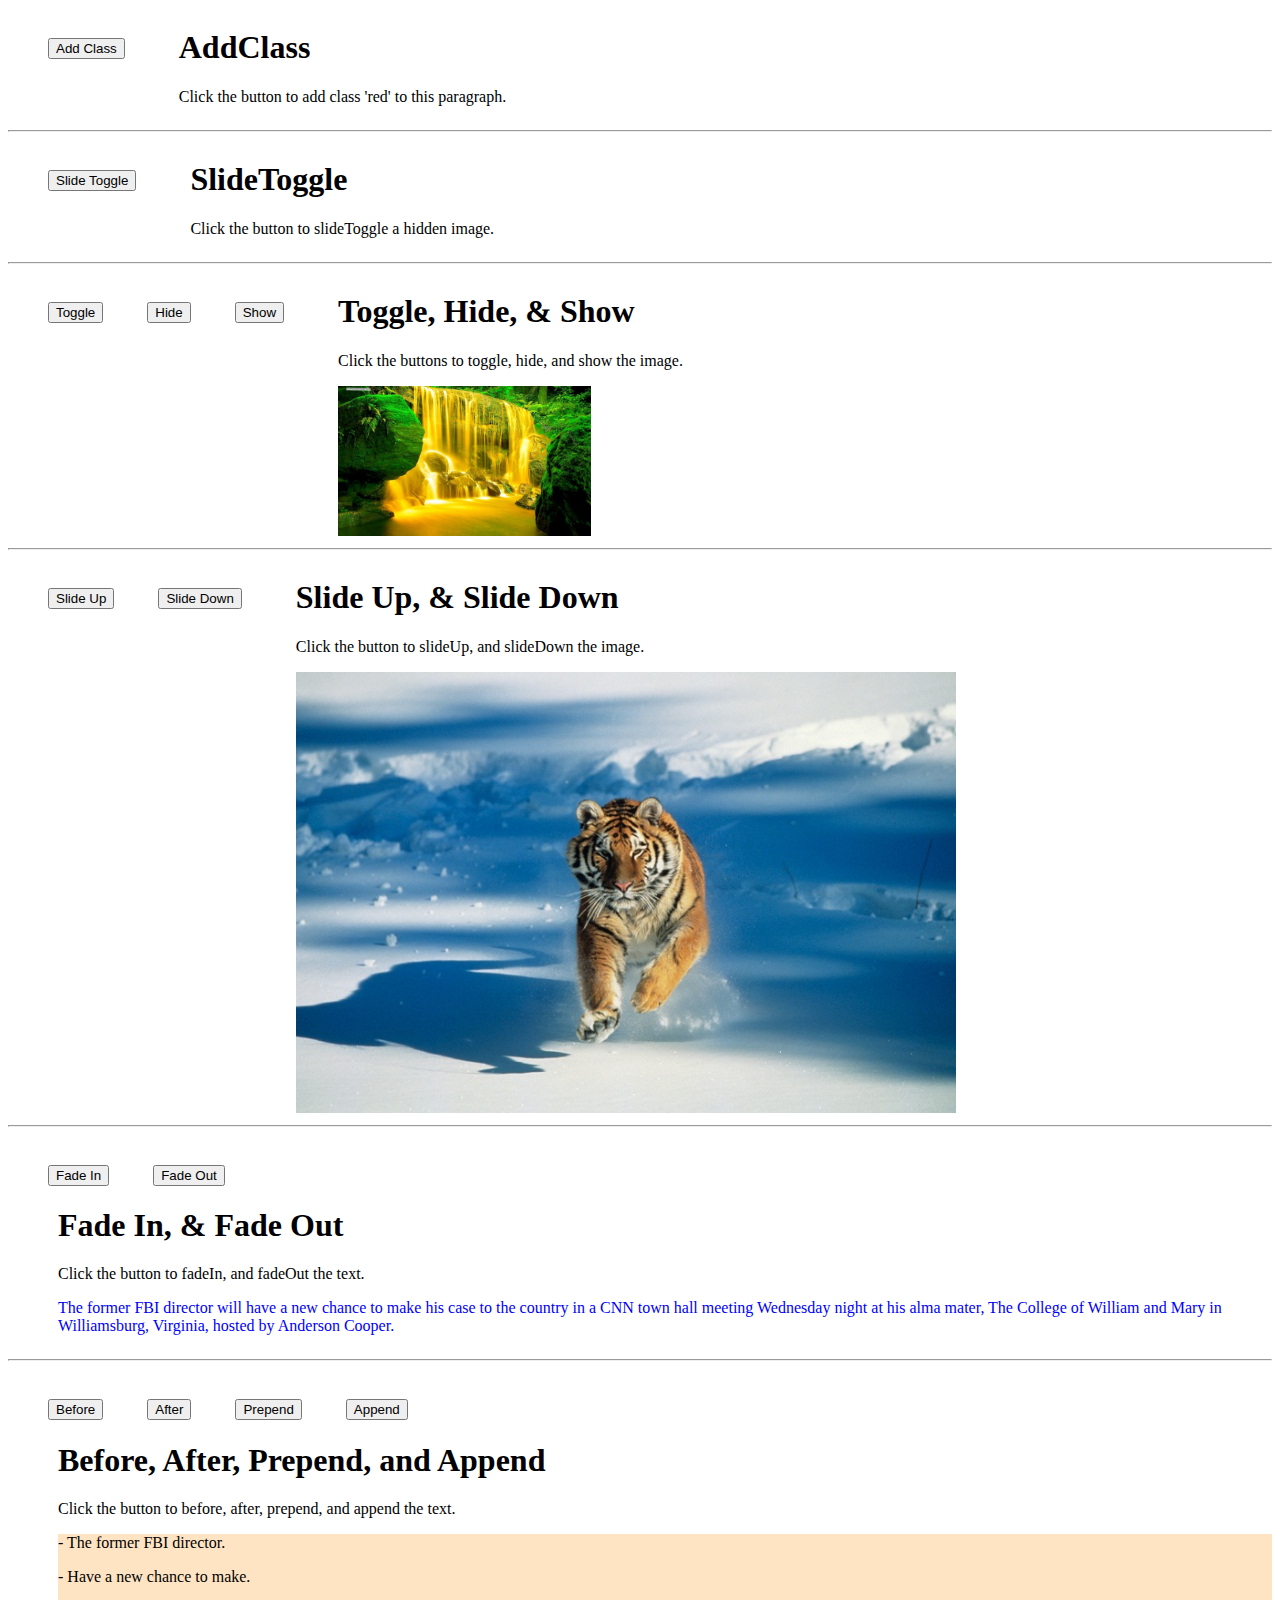
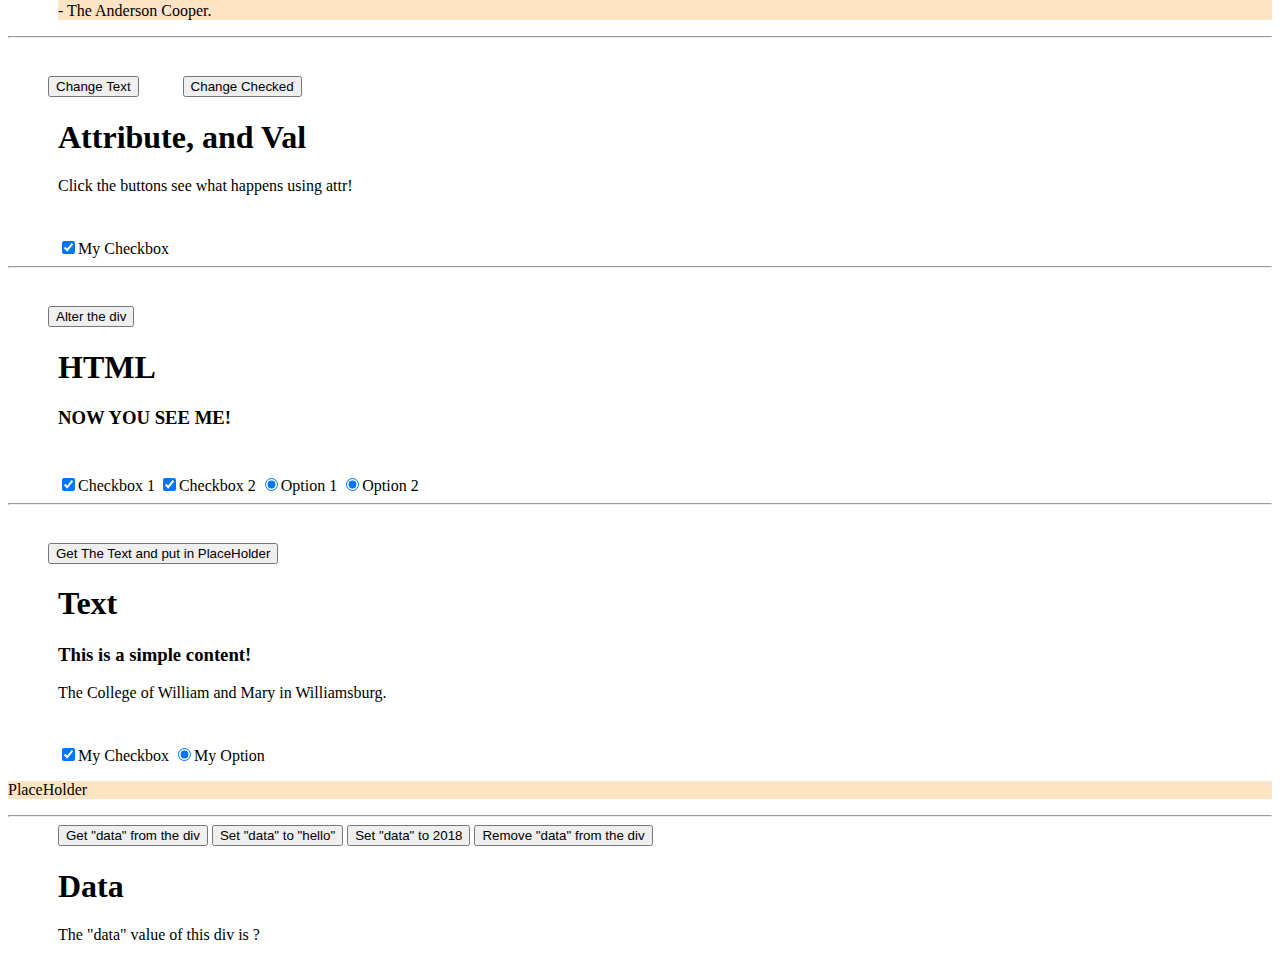
<file: Arash_jQueryFunctions/index.html>
<!DOCTYPE html>
<html lang="en">

<head>
    <meta charset="UTF-8">
    <meta name="viewport" content="width=device-width, initial-scale=1.0">
    <meta http-equiv="X-UA-Compatible" content="ie=edge">
    <title>Arash's jQuery Functions</title>
    <link rel="stylesheet" type="text/css" href="styles.css">
    <script src="https://ajax.googleapis.com/ajax/libs/jquery/3.3.1/jquery.min.js"></script>
    <script type="text/javascript" src="script.js"></script>
</head>

<body>
    <div id="addClass">
        <input class="inline" type="button" value="Add Class">
        <div class="inline">
            <h1>AddClass</h1>
            <p>Click the button to add class 'red' to this paragraph.</p>
        </div>
    </div>
    <hr>
    <div id="slideToggle">
        <input class="inline" type="button" value="Slide Toggle">
        <div class="inline">
            <h1>SlideToggle</h1>
            <p>Click the button to slideToggle a hidden image.</p>
            <img class="image" src="images/dog.jpeg" alt="dog image">
        </div>
    </div>
    <hr>
    <div id="hideShow">
        <input id="btnToggle" class="inline" type="button" value="Toggle">
        <input id="btnHide" class="inline" type="button" value="Hide">
        <input id="btnShow" class="inline" type="button" value="Show">
        <div class="inline">
            <h1>Toggle, Hide, &amp; Show</h1>
            <p>Click the buttons to toggle, hide, and show the image.</p>
            <img class="image" src="images/waterfall.jpg" alt="Waterfall image">
        </div>
    </div>
    <hr>
    <div id="slideUpDown">
        <input id="btnSlideUp" class="inline" type="button" value="Slide Up">
        <input id="btnSlideDown" class="inline" type="button" value="Slide Down">
        <div class="inline">
            <h1>Slide Up, &amp; Slide Down</h1>
            <p>Click the button to slideUp, and slideDown the image.</p>
            <img class="image" src="images/tiger.jpg" alt="tiger image">
        </div>
    </div>
    <hr>
    <div id="fadeInOut">
        <input id="btnFadeIn" class="inline" type="button" value="Fade In">
        <input id="btnFadeOut" class="inline" type="button" value="Fade Out">
        <div class="inline">
            <h1>Fade In, &amp; Fade Out</h1>
            <p>Click the button to fadeIn, and fadeOut the text.</p>
            <p id="txtFade">The former FBI director will have a new chance to make his case to the country in a CNN town hall meeting Wednesday night at his alma mater, The College of William and Mary in Williamsburg, Virginia, hosted by Anderson Cooper.</p>
        </div>
    </div>
    <hr>
    <div id="beforeAfterAppend">
        <input id="btnBefore" class="inline" type="button" value="Before">
        <input id="btnAfter" class="inline" type="button" value="After">
        <input id="btnPrepend" class="inline" type="button" value="Prepend">
        <input id="btnAppend" class="inline" type="button" value="Append">
        <div class="contentBox">
            <h1>Before, After, Prepend, and Append</h1>
            <p>Click the button to before, after, prepend, and append the text.</p>
            <div class="bisque" id="listBeforeAfter">
                <p>- The former FBI director.</p>
                <p>- Have a new chance to make.</p>
                <p>- The Anderson Cooper.</p>
            </div>
        </div>
    </div>
    <hr>
    <div id="alterAttribute">
        <input id="btnCheck1" class="inline" type="button" value="Change Text">
        <input id="btnCheck2" class="inline" type="button" value="Change Checked">
        <div class="contentBox">
            <h1>Attribute, and Val</h1>
            <p>Click the buttons see what happens using attr!</p>
            <input id="myCheckBox" type="checkbox" checked>My Checkbox</input>
        </div>
    </div>
    <hr>
    <div id="altHtml">
        <input id="btnHtml" class="inline" type="button" value="Alter the div">
        <div class="contentBox">
            <h1>HTML</h1>
            <h3>NOW YOU SEE ME!</h3>
            <input type="checkbox" checked>Checkbox 1</input>
            <input type="checkbox" checked>Checkbox 2</input>
            <input type="radio" checked>Option 1</input>
            <input type="radio" checked>Option 2</input>
        </div>
    </div>
    <hr>
    <div id="theText">
        <input id="btnText" class="inline" type="button" value="Get The Text and put in PlaceHolder">
        <div class="contentBox">
            <h1>Text</h1>
            <h3>This is a simple content!</h3>
            <p>The College of William and Mary in Williamsburg.</p>
            <input type="checkbox" checked>My Checkbox</input>
            <input type="radio" checked>My Option</input>
        </div>
        <p id="placeHolder" class="bisque">PlaceHolder</p>
    </div>
    <hr>
    <div id="theData">
        <div class="contentBox">
            <button>Get "data" from the div</button>
            <button>Set "data" to "hello"</button>
            <button>Set "data" to 2018</button>
            <button>Remove "data" from the div</button>

            <h1>Data</h1>

            <p>The "data" value of this div is <span>?</span></p>
        </div>
    </div>
</body>

</html>
</file>
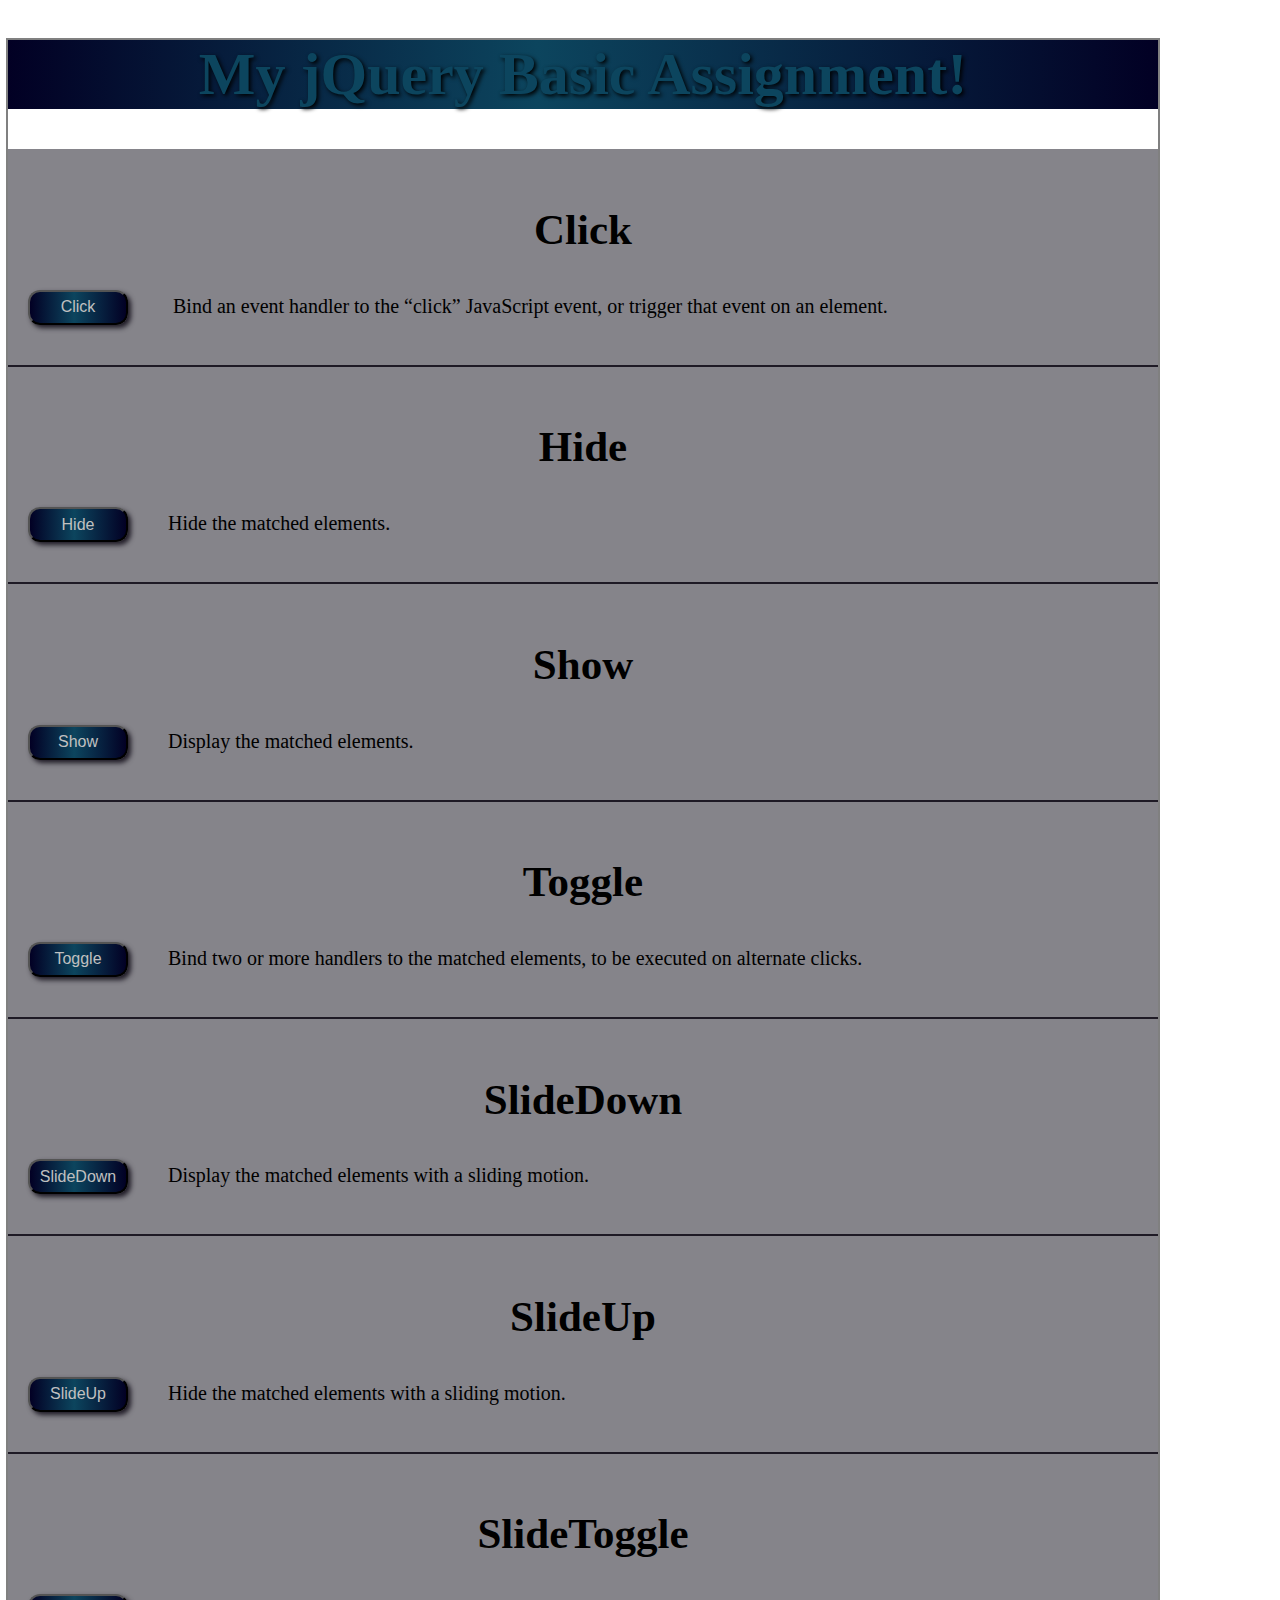
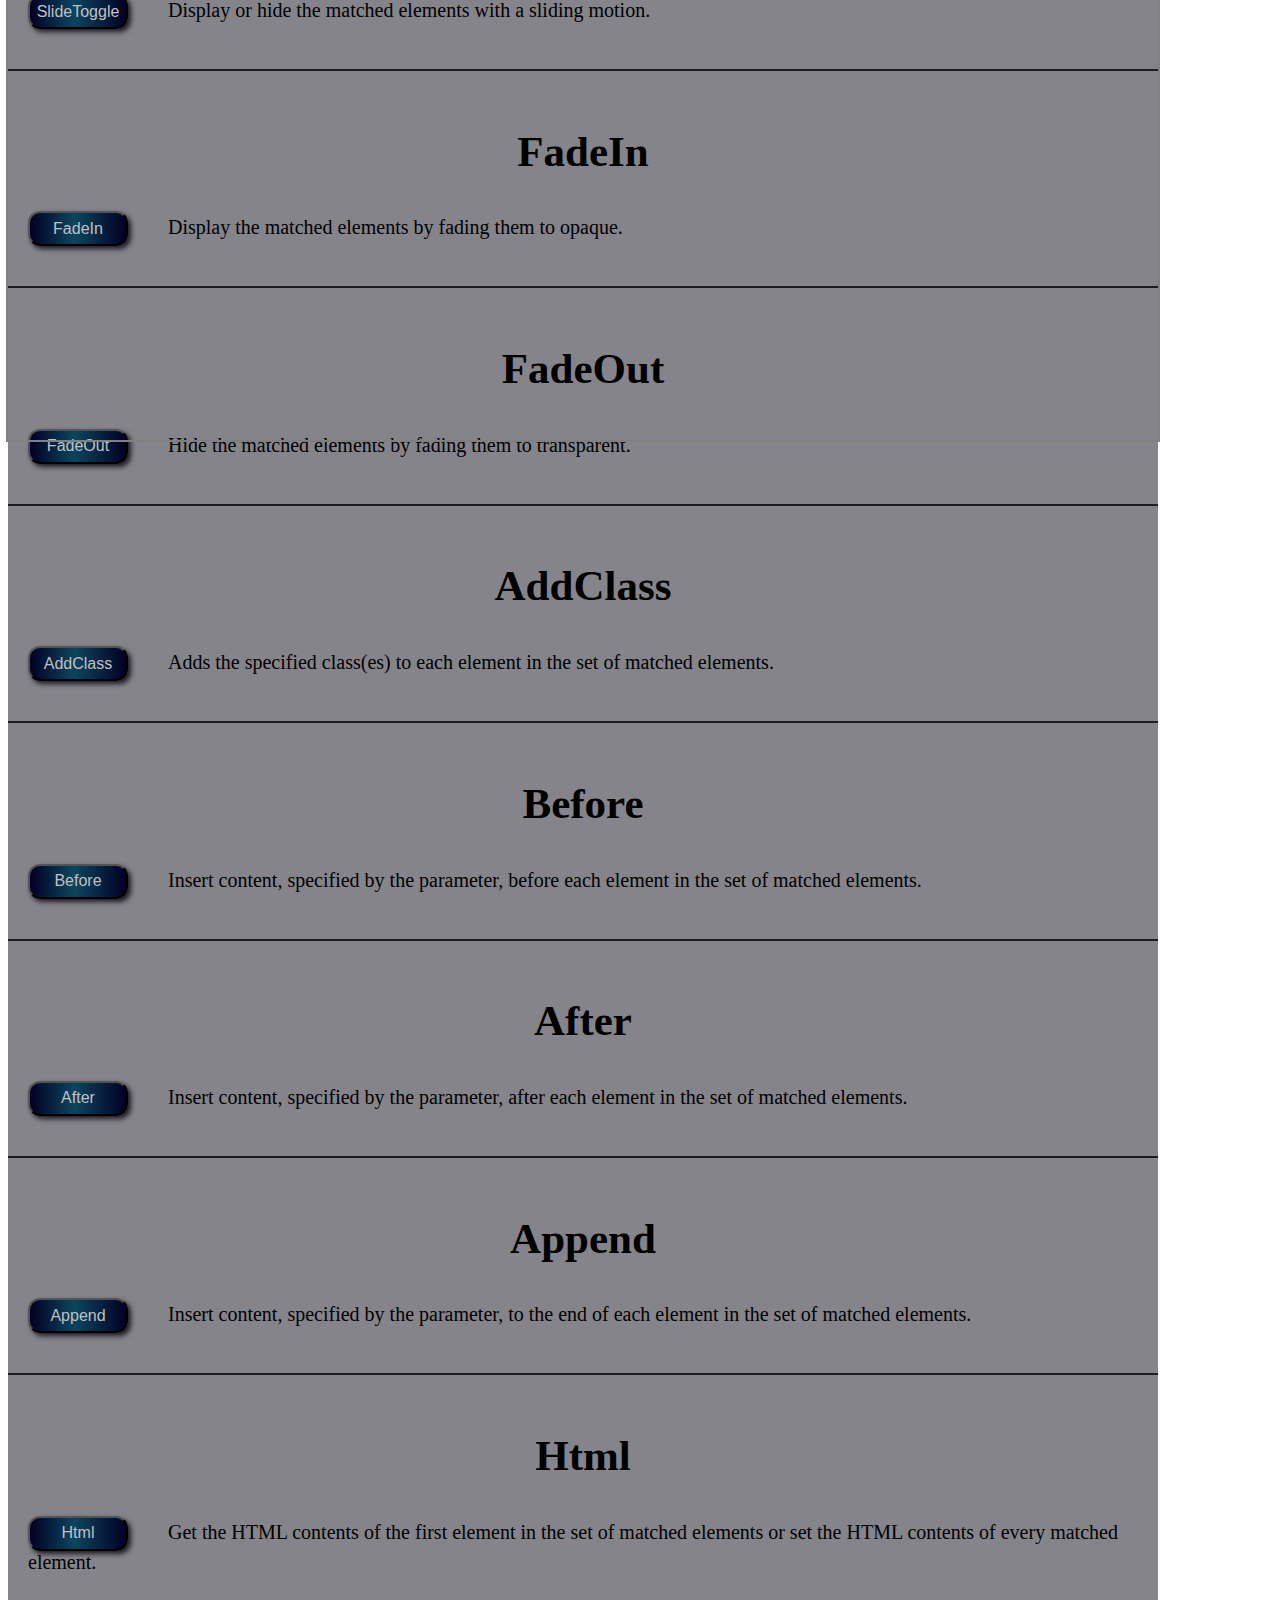
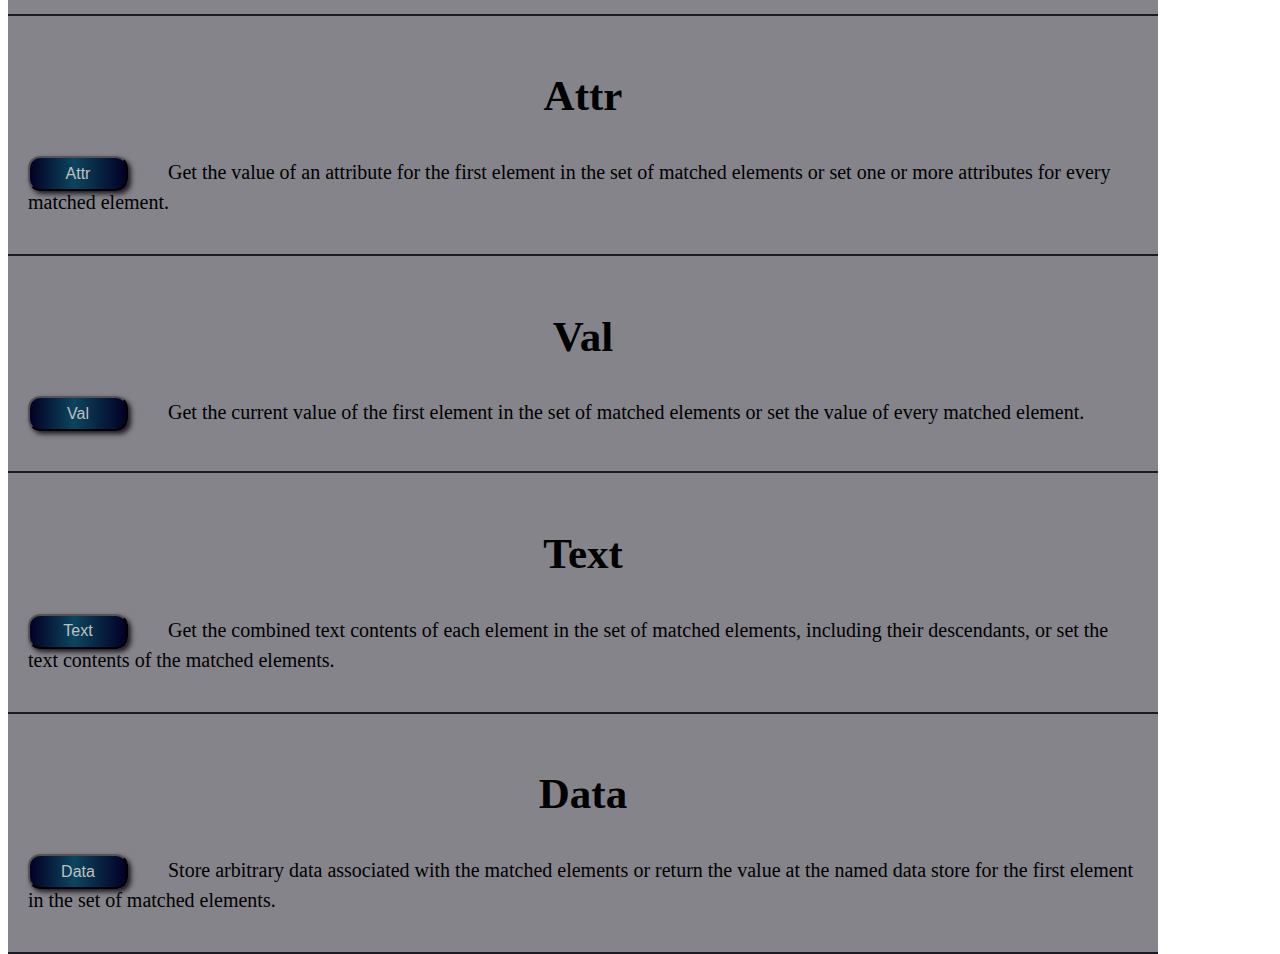
<file: jQuery_Functions/index.html>
<!DOCTYPE html>
<html lang="en">

<head>
  <meta charset="UTF-8">
  <meta name="viewport" content="width=device-width, initial-scale=1.0">
  <meta http-equiv="X-UA-Compatible" content="ie=edge">
  <title>My jQuery basic assignment!</title>
  <link rel="stylesheet" href="styles.css">
  <script src='http://ajax.googleapis.com/ajax/libs/jquery/1.11.1/jquery.min.js'></script>
  <script type="text/javascript" src="main.js">
    // $(document).ready(function(){
    //
    //   $('#button1').click(function(){
    //     alert("Did you click my button?");
    //   })
    //
    // })
  </script>


</head>

<body>
  <div class="wrapper">
    <div class="header">
      <h1>My jQuery Basic Assignment!</h1>
    </div>
    <div class="main">
      <div class="functions1 cell">
        <h2>Click</h2>
        <p><button id="button1" type="button">Click</button> Bind an event handler to the “click” JavaScript event, or trigger that event on an element.</p>
      </div>
      <div class="functions-2 cell">
        <h2>Hide</h2>
        <p><button type="button">Hide</button>Hide the matched elements.</p>
      </div>
      <div class="functions-3 cell">
        <h2>Show</h2>
        <p><button type="button">Show</button>Display the matched elements.</p>
      </div>
      <div class="functions-4 cell">
        <h2>Toggle</h2>
        <p><button type="button">Toggle</button>Bind two or more handlers to the matched elements, to be executed on alternate clicks.</p>
      </div>
      <div class="functions-5 cell">
        <h2>SlideDown</h2>
        <p><button type="button">SlideDown</button>Display the matched elements with a sliding motion.</p>
      </div>
      <div class="functions-6 cell">
        <h2>SlideUp</h2>
        <p><button type="button">SlideUp</button>Hide the matched elements with a sliding motion.</p>
      </div>
      <div class="functions-7 cell">
        <h2>SlideToggle</h2>
        <p><button type="button">SlideToggle</button>Display or hide the matched elements with a sliding motion.</p>
      </div>
      <div class="functions-8 cell">
        <h2>FadeIn</h2>
        <p><button type="button">FadeIn</button>Display the matched elements by fading them to opaque.</p>
      </div>
      <div class="functions-9 cell">
        <h2>FadeOut</h2>
        <p><button type="button">FadeOut</button>Hide the matched elements by fading them to transparent.</p>
      </div>
      <div class="functions-10 cell">
        <h2>AddClass</h2>
        <p><button type="button">AddClass</button>Adds the specified class(es) to each element in the set of matched elements.</p>
      </div>
      <div class="functions-11 cell">
        <h2>Before</h2>
        <p><button type="button">Before</button>Insert content, specified by the parameter, before each element in the set of matched elements.</p>
      </div>
      <div class="functions-12 cell">
        <h2>After</h2>
        <p><button type="button">After</button>Insert content, specified by the parameter, after each element in the set of matched elements.</p>
      </div>
      <div class="functions-13 cell">
        <h2>Append</h2>
        <p><button type="button">Append</button>Insert content, specified by the parameter, to the end of each element in the set of matched elements.</p>
      </div>
      <div class="functions-14 cell">
        <h2>Html</h2>
        <p><button type="button">Html</button>Get the HTML contents of the first element in the set of matched elements or set the HTML contents of every matched element.</p>
      </div>
      <div class="functions-15 cell">
        <h2>Attr</h2>
        <p><button type="button">Attr</button>Get the value of an attribute for the first element in the set of matched elements or set one or more attributes for every matched element.</p>
      </div>
      <div class="functions-16 cell">
        <h2>Val</h2>
        <p><button type="button">Val</button>Get the current value of the first element in the set of matched elements or set the value of every matched element.</p>
      </div>
      <div class="functions-17 cell">
        <h2>Text</h2>
        <p><button type="button">Text</button>Get the combined text contents of each element in the set of matched elements, including their descendants, or set the text contents of the matched elements.</p>
      </div>
      <div class="functions-18 cell">
        <h2>Data</h2>
        <p><button type="button">Data</button>Store arbitrary data associated with the matched elements or return the value at the named data store for the first element in the set of matched elements.</p>
      </div>
    </div>
  </div>


</body>

</html>
</file>
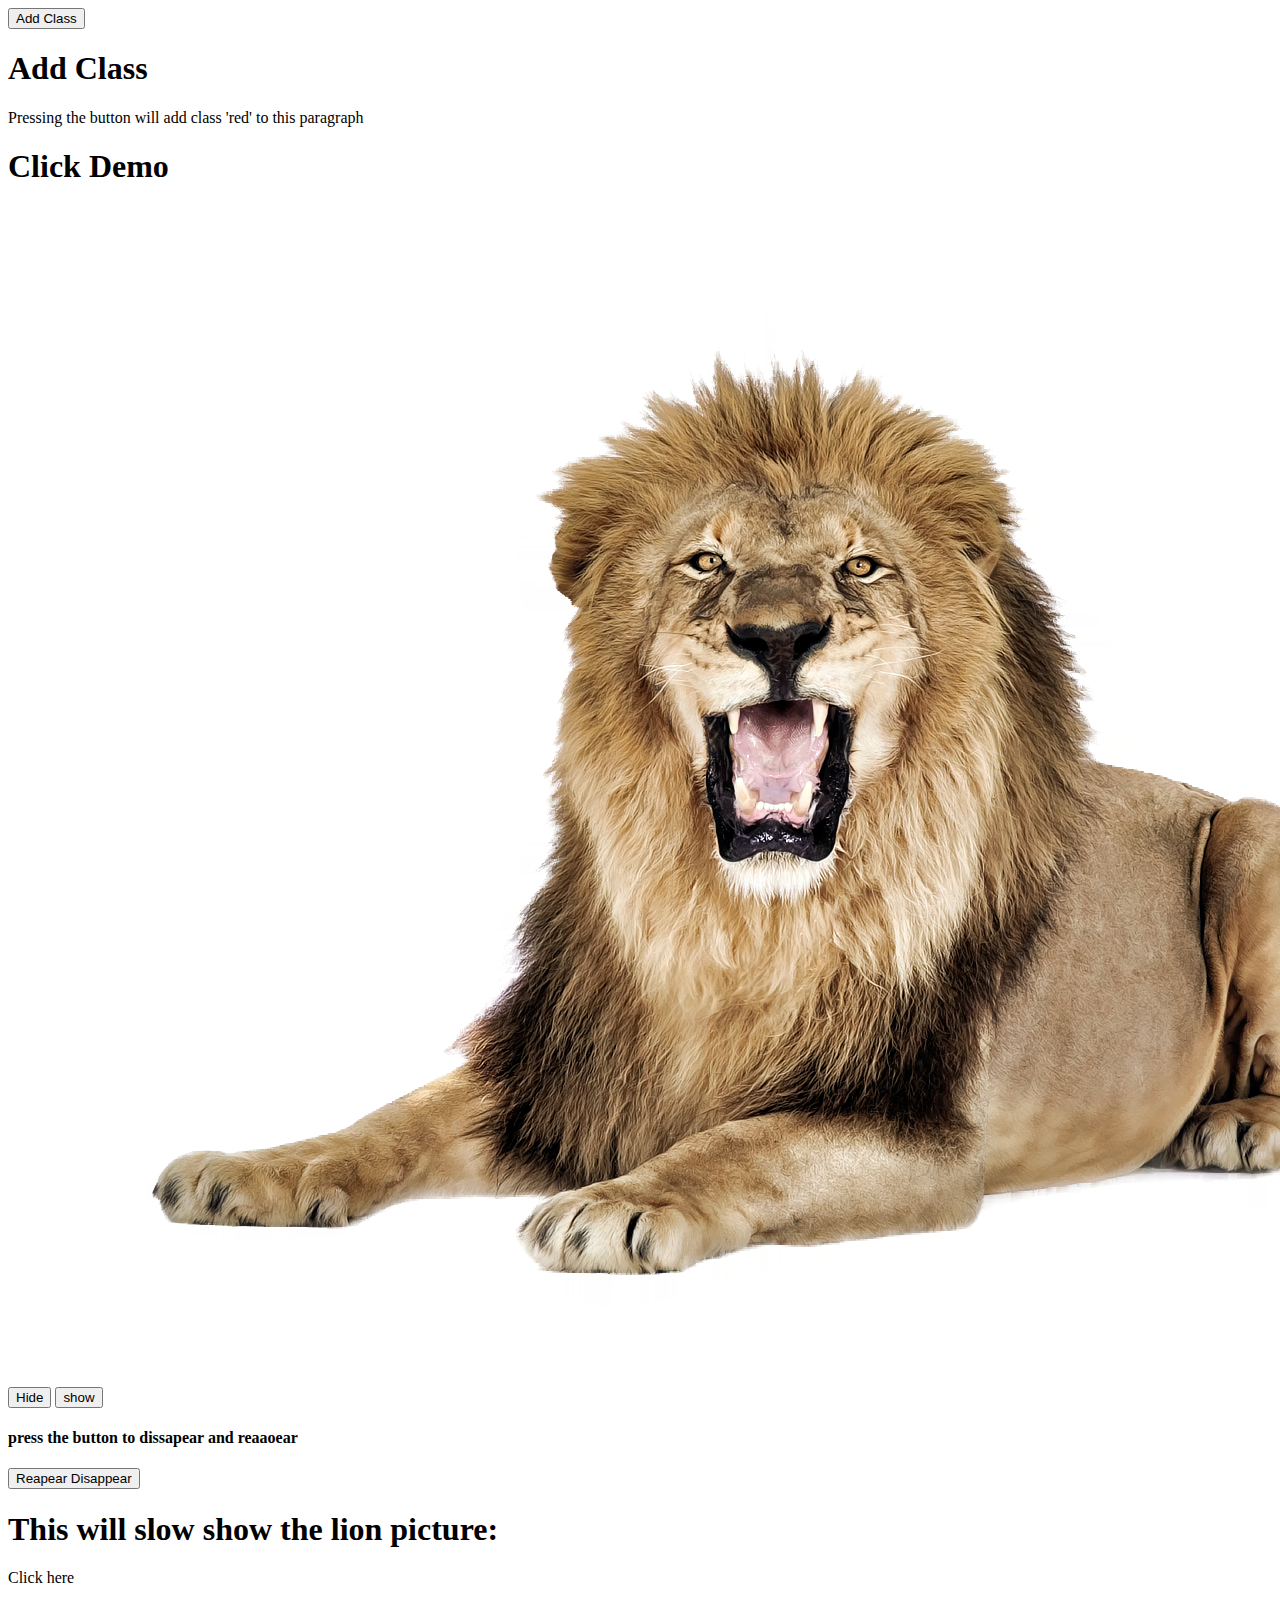
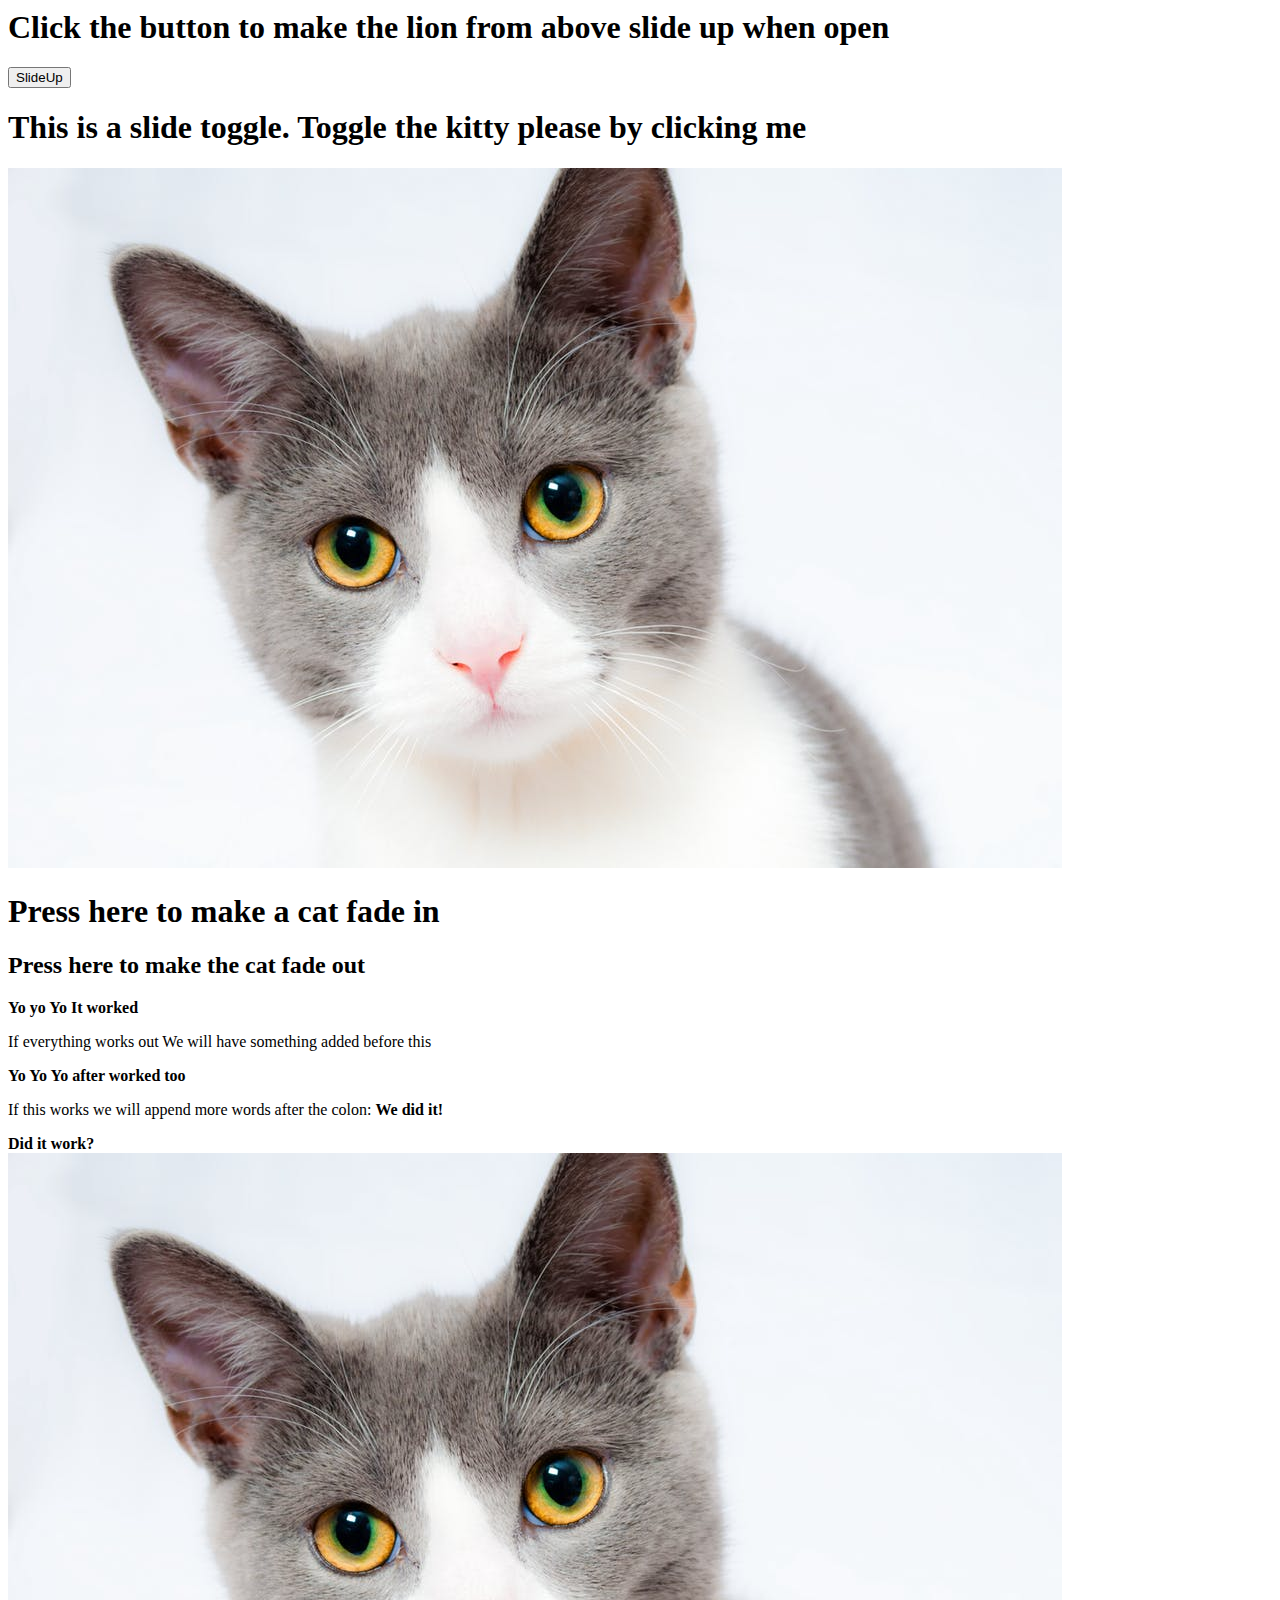
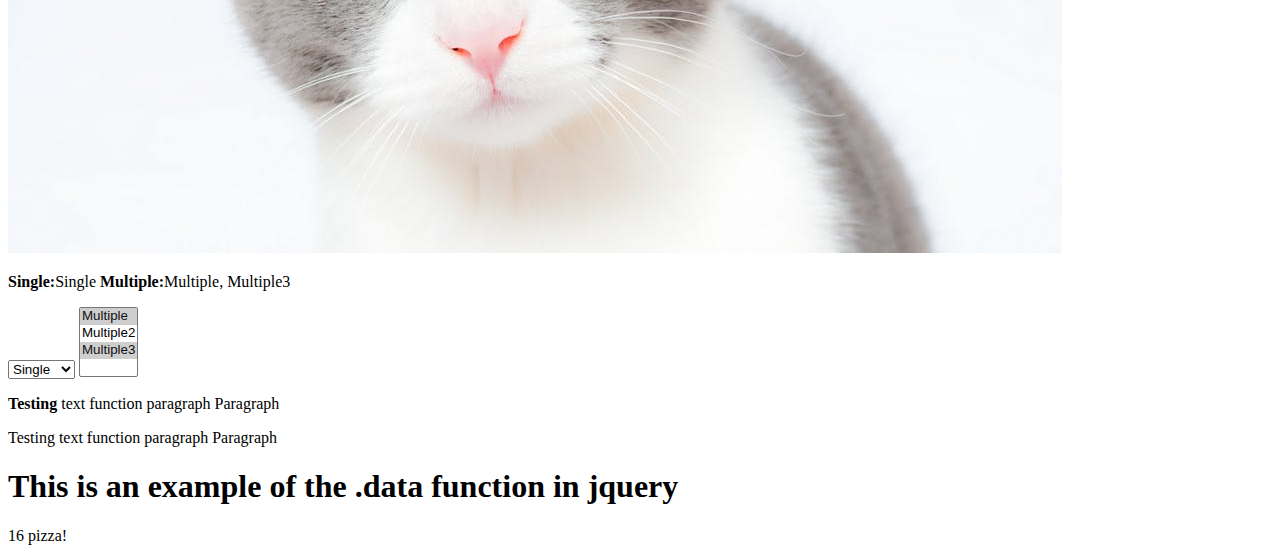
<file: jQueryFunctionsProject-SidA/index.html>
<!DOCTYPE html>
<html lang="en">
<head>
	<title>jQuery Functions</title>
	<meta charset="utf-8">
	<link rel="stylesheet" type="text/css" href="style.css">
	<script src="https://ajax.googleapis.com/ajax/libs/jquery/3.3.1/jquery.min.js"></script>

	<script type="text/javascript">
		$(document).ready(function(){
				$(".addingClass button").click(function(){
					$("p").addClass("red");
					});
				$("#target h1").click(function(){
					alert("Handler for .click() called");
				})
				$(".hide button").click(function(){
					$("img").hide();
				})
				$(".show").click(function(){
					$("img").show();
				})
				$(".toggle button").click(function(){
					$("h4").toggle();
				})
				$("#cat").hide();
				$( "#clickme" ).click(function() {
					  $("#cat").slideDown( "slow", function() {
					    // Animation complete.
  					});
					  });
				$(".slideUp button").click(function(){
					$("#cat").slideUp("slow", function(){

					});
				});

				$(".slideToggle h1").click(function(){
					$("#cat2").slideToggle("slow");
				});

				$("#catAgain").hide();
				$(".fadeInOut h1").click(function(){
					$("#catAgain").fadeIn("slow");
				});
				$(".fadeInOut h2").click(function(){
					$("#catAgain").fadeOut("slow");
				});
				$(".watchMeBefore p").before("<b>Yo yo Yo It worked</b>");
				$(".watchMeBefore p").after("<b> Yo Yo Yo after worked too</>");
				$(".watchMeAppend p").append("<strong>We did it!</strong>");
				$(".makeItHappen").html("<b> Did it work?</b>")
				$("#cat3").attr("title", "free Photos")
				function displayVals(){
					var singleValues= $(".single").val();
					var multipleValues= $(".multiples").val() || [];
					$(".dealingWithVals p").html("<b>Single:</b>" + singleValues+" <b>Multiple:</b>" +multipleValues.join(", "));
				}
				$("select").change(displayVals);
				displayVals();

				var str= $(".testingText p:first").text();
				$(".testingText p:last").html( str );

				$(".Data").data("test", {first: 16, last:"pizza!"});
				$(".Data span:first").text($(".Data").data("test").first);
				$(".Data span:last").text($(".Data").data("test").last);

		});
	</script>
</head>
<body>

	<div id="wrapper">
		<div class="addingClass">
			<button>Add Class</button>

			<h1>Add Class</h1>
			<p>Pressing the button will add class 'red' to this paragraph</p>
		</div>
		<div id="target">
			<h1>Click Demo</h1>
		</div>
		<div class="hide">

			<img src="cat.png">
			<button>Hide</button>
			<button class="show">show</button>
		</div>
		<div class="toggle">
			<h4>press the button to dissapear and reaaoear</h4>
			<button>Reapear Disappear</button>
		</div>

		<h1>This will slow show the lion picture:</h1>
		<div id="clickme">
		  Click here
		</div>
		<img id="cat" src= "cat.png" alt="un" width="100" height="123">
		<div class="slideUp">
			<h1>Click the button to make the lion from above slide up when open</h1>
			<button>SlideUp</button>
		</div>

		<div class="slideToggle">
			<h1>This is a slide toggle. Toggle the kitty please by clicking me</h1>
			<img id="cat2" src="cat2.png" alt="un">
		</div>

		<div class="fadeInOut">
			<h1>Press here to make a cat fade in</h1>
			<img id="catAgain" src="cat2.png" alt="un">
			<h2>Press here to make the cat fade out</h2>
		</div>

		<div class="watchMeBefore">
			<p>If everything works out We will have something added before this</p>
			
		</div>

		<div class="watchMeAppend">
			<p>If this works we will append more words after the colon: </p>
		</div>

		<div class="makeItHappen">
			
		</div>
		<div class="checkAttr">
			<img id="cat3" src="cat2.png" alt="un">
		</div>
		<div class="dealingWithVals">
			<p></p>
			<select class="single">
				<option>Single</option>
				<option>Single2</option>
				</select>
			<select class="multiples" multiple="multiple">
				<option selected="selected">Multiple</option>
				<option >Multiple2</option>
				<option selected="selected">Multiple3</option>
			
			</select>
		</div>
		<div class="testingText">
			<p><b>Testing </b> text function paragraph Paragraph</p>
			<p></p>
		</div>

		<div class="Data">
			<h1>This is an example of the .data function in jquery</h1>
			<span></span>
			<span></span>
		</div>

	</div>


		
	

</body>
</html>
</file>
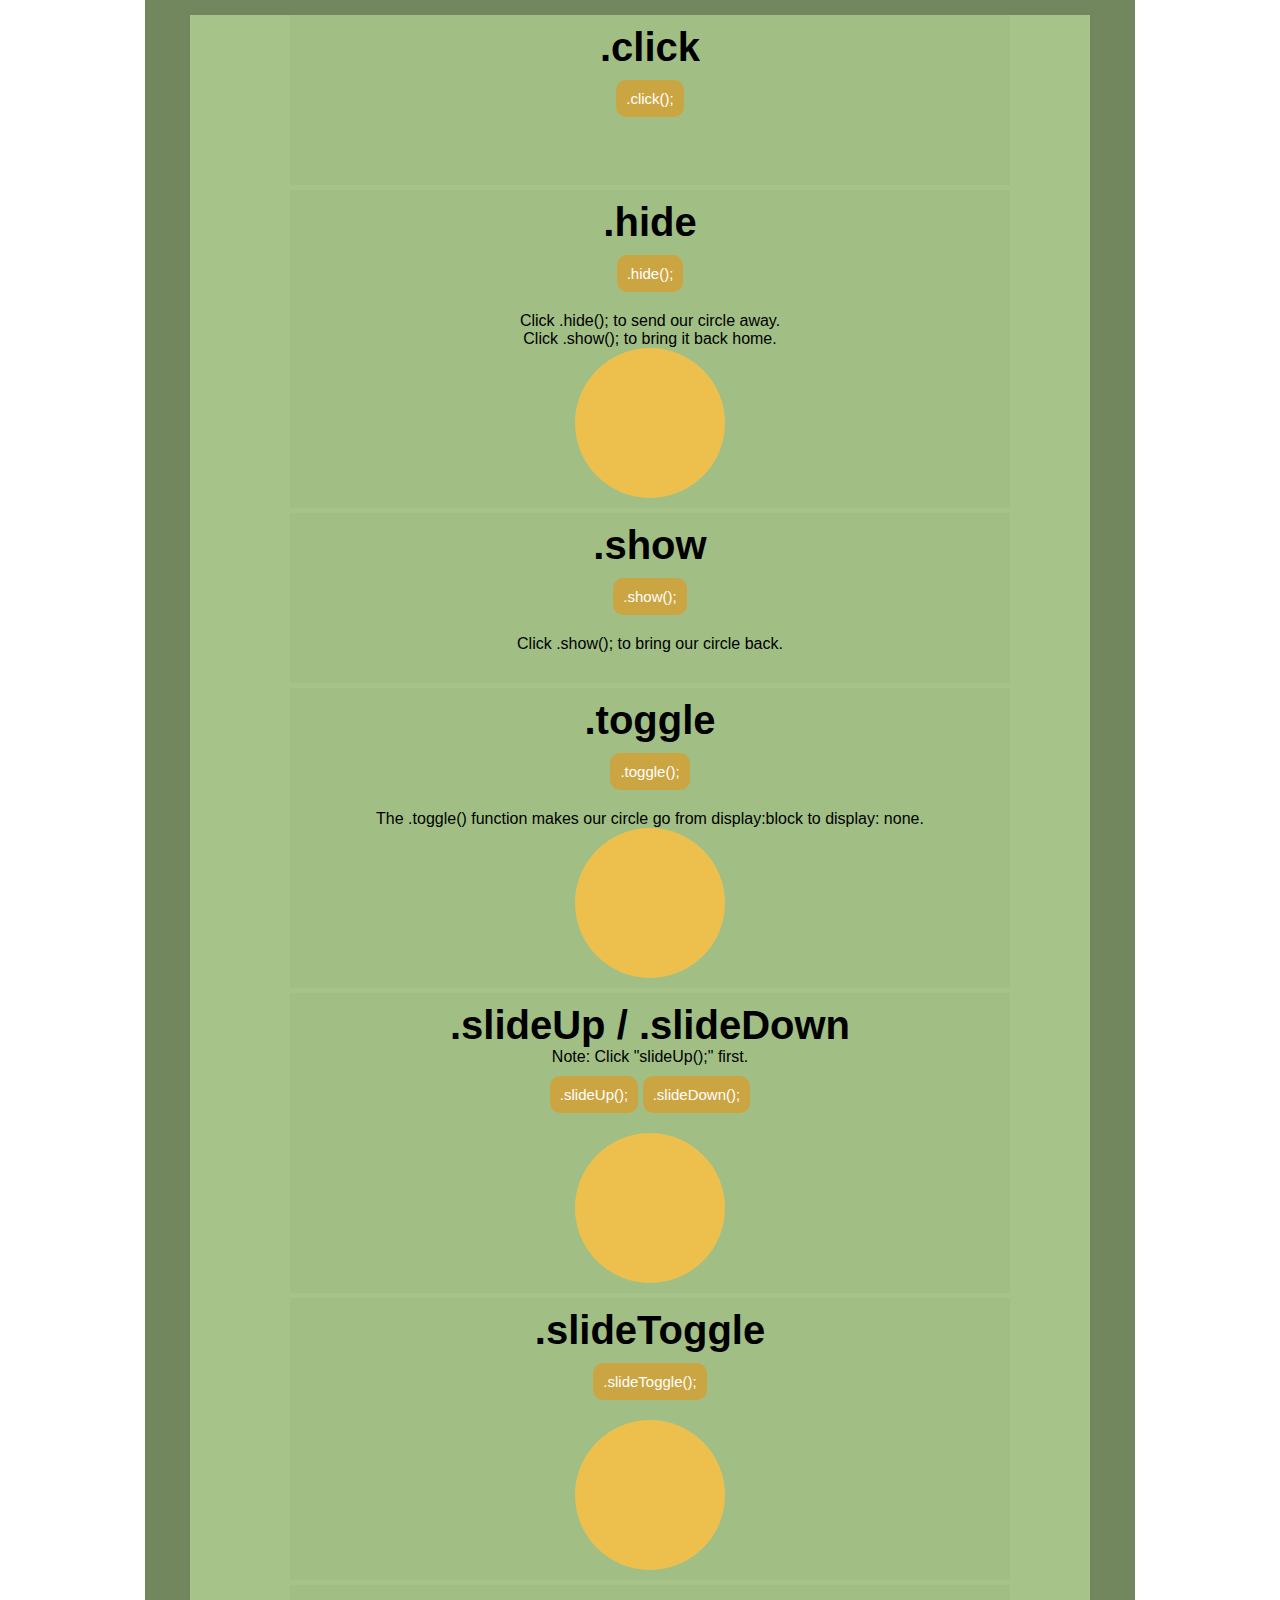
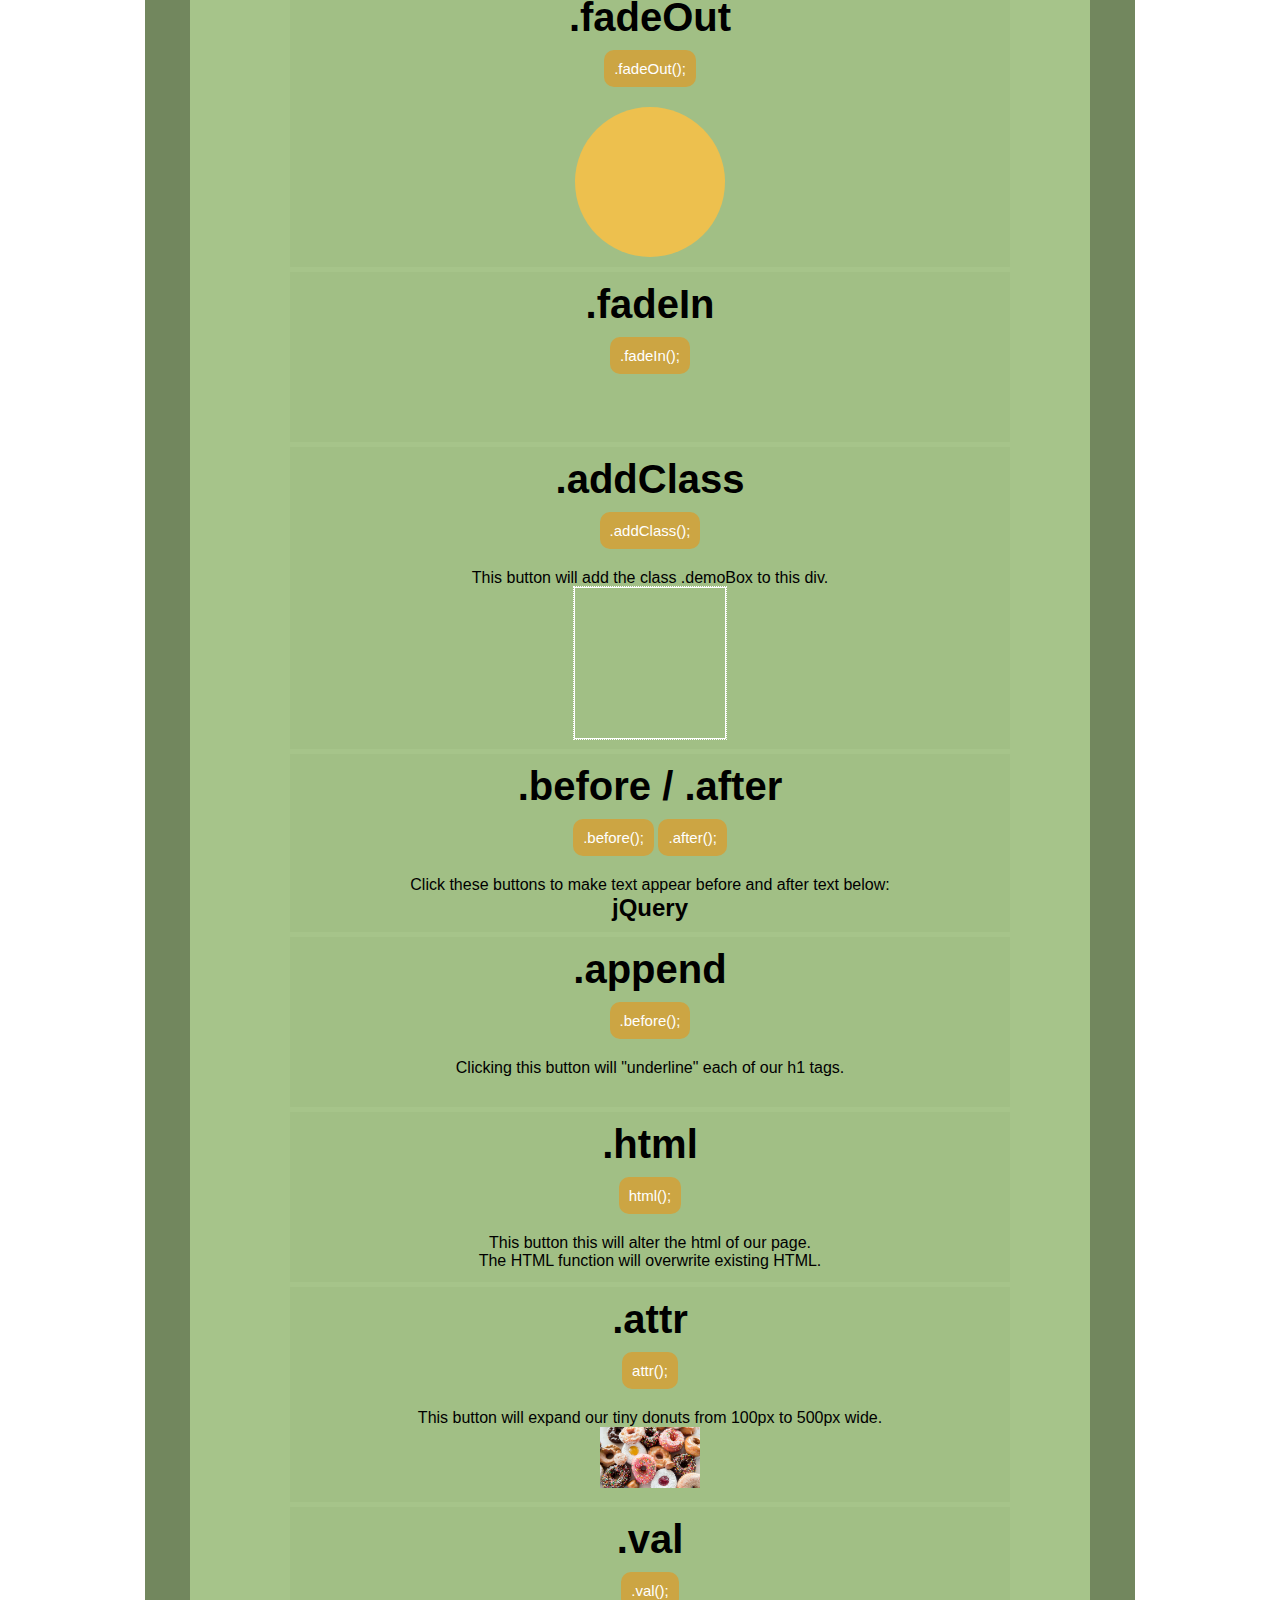
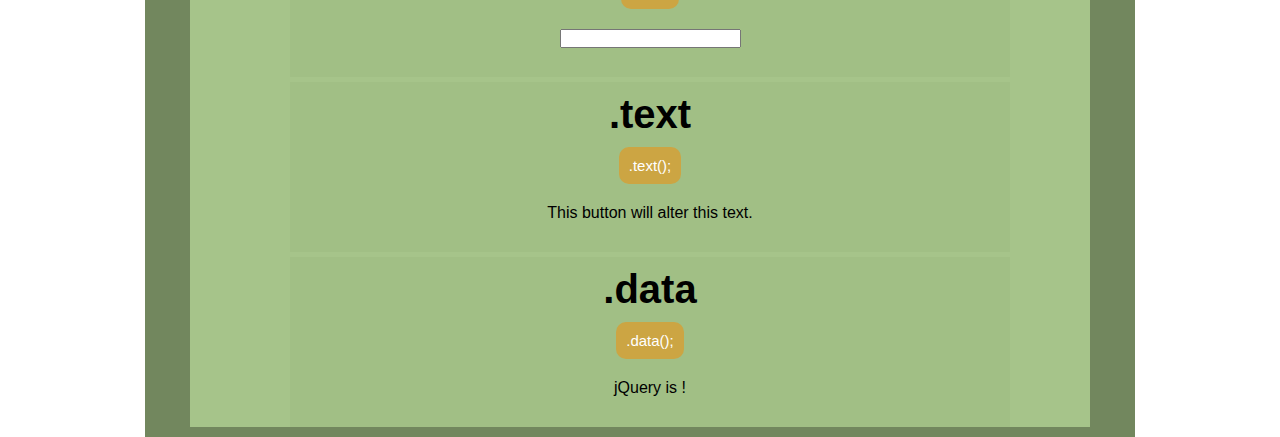
<file: theresaEliger_jqueryFuncs/index.html>
<!DOCTYPE html>
<html>

<head>
    <meta charset="utf-8" />
    <meta http-equiv="X-UA-Compatible" content="IE=edge">
    <title>jQuery Functions</title>
    <meta name="viewport" content="width=device-width, initial-scale=1">
    <link rel="stylesheet" type="text/css" media="screen" href="styles.css" />
    <script type="text/javascript" src='http://ajax.googleapis.com/ajax/libs/jquery/1.11.1/jquery.min.js'></script>
    <script type="text/javascript">
        $(document).ready(function () {
            $("#click").click(function () {
                $("#clickText").text('jQuery\'s .click function altered the text of this empty <p> tag.');
            });
            $("#hide").click(function () {
                $("#hideMe").hide("slow");
            });
            $("#showMe").click(function () {
                $("#showBox").show("slow");
            });
            $("#toggle").click(function () {
                $("#toggleBox").toggle("fast");
            });
            $("#slideUp").click(function () {
                $("#slideUpBox").slideUp();
            });
            $("#slideDown").click(function () {
                $("#slideUpBox").slideDown();
            });
            $("#slideToggle").click(function () {
                $("#slideToggleBox").slideToggle();
            });
            $("#fadeOut").click(function () {
                $("#fadeOutBox").fadeOut();
            });
            $("#fadeIn").click(function () {
                $("#fadeInBox").fadeIn("slow");
            });
            $("#addClass").click(function () {
                $("#addClassTest").addClass("pinkBox");
            });
            $("#before").click(function () {
                $("#beforeAfter").before("<h2>Isn\'t </h2>");
            });
            $("#after").click(function () {
                $("#beforeAfter").after("<h2>awesome?</h2> <p>:D</p>");
            });
            $("#append").click(function () {
                $("h1").append("<div class='demoBorder'></div>");
            });
            $("#html").click(function () {
                $("#htmlText").html("<h1>Bigger and bolder!</h1>");
            });
            $("#attr").click(function () {
                $("img").attr("width", "500px");
            });
            $("#valButton").click(function () {
                $("input:text").val("Donuts are delicious!");
            });
            $("#textButton").click(function () {
                $("#alteredText").text("I wish this <p> tag was a donut.")
            });
            $("#dataButton").click(function () {
                $("div").data("hi");
                $("span").text("cool");
            });
        });
    </script>

</head>

<body>
    <!-- begin container -->
    <div class="container">

        <!-- begin center container -->
        <div class="functionMain">

            <!-- begin .click demo -->
            <div class="functionSub">
                <h1>.click</h1>
                <button id="click" class="buttons">.click();</button>
                <p id="clickText"></p>
            </div>

            <!-- begin .hide and .show demo -->
            <div class="functionSub">
                <h1>.hide</h1>
                <button id="hide" class="buttons">.hide();</button>
                <p>Click .hide(); to send our circle away.</p>
                <p>Click .show(); to bring it back home.</p>
                <div id="hideMe" class="demoBox"></div>
            </div>

            <div class="functionSub">
                <h1>.show</h1>
                <button id="showMe" class="buttons">.show();</button>
                <p>Click .show(); to bring our circle back.</p>
                <div id="showBox" class="demoBox"></div>
            </div>

            <!-- begin .toggle demo -->
            <div class="functionSub">
                <h1>.toggle</h1>
                <button id="toggle" class="buttons">.toggle();</button>
                <p>The .toggle() function makes our circle go from display:block to display: none.</p>
                <div id="toggleBox" class="demoBox"></div>
            </div>

            <!-- begin .slideUp and .slideDown demo -->
            <div class="functionSub">
                <h1>.slideUp / .slideDown</h1>
                <p>Note: Click "slideUp();" first.</p>
                <button id="slideUp" class="buttons">.slideUp();</button>
                <button id="slideDown" class="buttons">.slideDown();</button>
                <div id="slideUpBox" class="demoBox"></div>
            </div>

            <!-- begin .slideToggle demo -->
            <div class="functionSub">
                <h1>.slideToggle</h1>
                <button id="slideToggle" class="buttons">.slideToggle();</button>
                <div id="slideToggleBox" class="demoBox"></div>
            </div>

            <!-- begin .fadeOut demo -->
            <div class="functionSub">
                <h1>.fadeOut</h1>
                <button id="fadeOut" class="buttons">.fadeOut();</button>
                <div id="fadeOutBox" class="demoBox"></div>

            </div>

            <!-- begin .fadeIn demo -->
            <div class="functionSub">
                <h1>.fadeIn</h1>
                <button id="fadeIn" class="buttons">.fadeIn();</button>
                <div id="fadeInBox" class="demoBox"></div>
            </div>

            <!-- begin .addClass demo -->
            <div class="functionSub">
                <h1>.addClass</h1>
                <button id="addClass" class="buttons">.addClass();</button>
                <p>This button will add the class .demoBox to this div.</p>
                <div id="addClassTest"></div>
            </div>

            <!-- begin .before and .after demo -->
            <div class="functionSub">
                <h1>.before / .after</h1>
                <button id="before" class="buttons">.before();</button>
                <button id="after" class="buttons">.after();</button>
                <p>Click these buttons to make text appear before and after text below:</p>
                <h2 id="beforeAfter">jQuery</h2>
            </div>


            <!-- begin append demo -->
            <div class="functionSub">
                <h1>.append</h1>
                <button id="append" class="buttons">.before();</button>
                <p>Clicking this button will "underline" each of our h1 tags.</p>
            </div>

            <!-- begin html demo -->
            <div class="functionSub">
                <h1>.html</h1>
                <button id="html" class="buttons">html();</button>
                <p>This button this will alter the html of our page.</p>
                <p id="htmlText">The HTML function will overwrite existing HTML.</p>
            </div>

            <!-- begin attr demo -->
            <div class="functionSub">
                <h1>.attr</h1>
                <button id="attr" class="buttons">attr();</button>
                <p>This button will expand our tiny donuts from 100px to 500px wide.</p>
                <img src="donuts.jpg" width="100px">
            </div>

            <!-- begin val demo -->
            <div class="functionSub">
                <h1>.val</h1>
                <button id="valButton" class="buttons">.val();</button>
                <p>
                    <input type="text">
                </p>
            </div>

            <!-- begin text demo -->
            <div class="functionSub">
                <h1>.text</h1>
                <button id="textButton" class="buttons">.text();</button>
                <p id="alteredText">This button will alter this text.</p>
            </div>

            <!-- being data demo -->
            <div class="functionSub">
                <h1>.data</h1>
                <button id="dataButton" class="buttons">.data();</button>
                <p class="dataText">jQuery is
                    <span></span>!</p>
            </div>
        </div>
    </div>
</body>

</html>
</file>
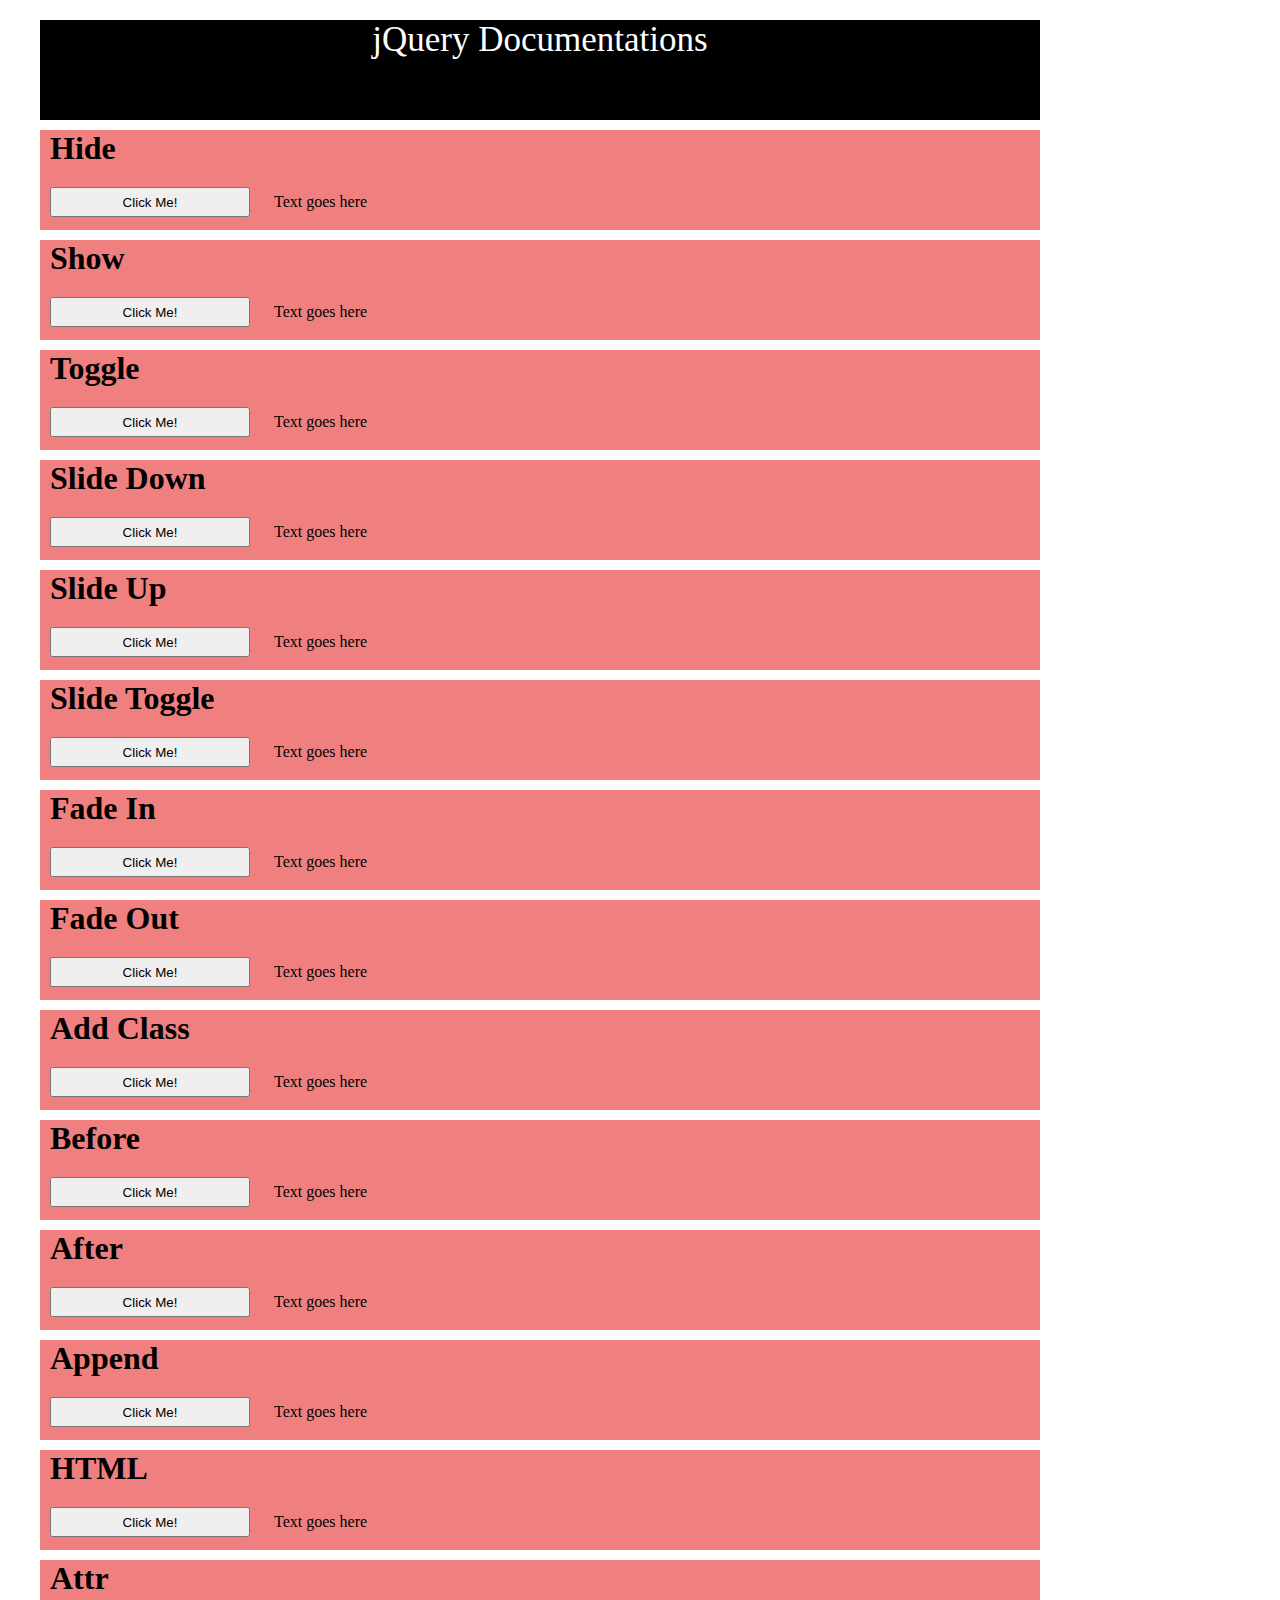
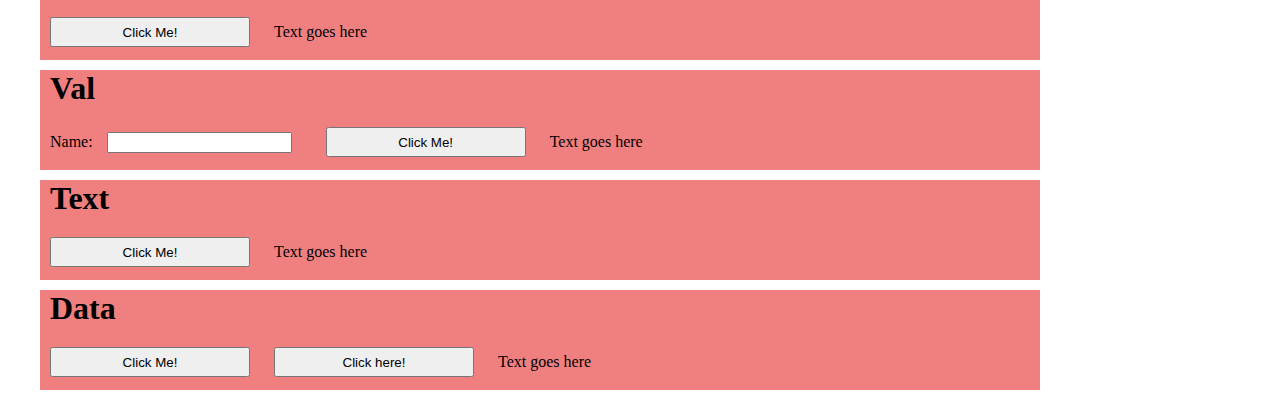
<file: Alexandra/jqueryfunctions.html>
<!DOCTYPE html>
<html lang="en">

<head>
    <link rel="stylesheet" type="text/css" href="style2.css">
    <meta charset="UTF-8">
    <title>jQuery functions</title>
    <script src="https://ajax.googleapis.com/ajax/libs/jquery/3.3.1/jquery.min.js"></script>
    <script type="text/javascript">
        $(document).ready(function () {
         
            $("#header").click(function () {
                alert("AWESOME JavaScript library");
            });
            $("#hide").click(function () {
                $("#hide button").hide();
            });
            $("#show").click(function () {
                $("#hide button").show();
            });
            $("#toggle").click(function () {
                $("#toggle button").toggle();
            });
            $("#slideUp").click(function () {
                $("#slideUp button").slideUp();
            });
            $("#slideUp").click(function () {
                $("#slideUp button").slideDown();
            });
            $("#slideToggle").click(function () {
                $("#slideToggle h1").slideToggle();
            });
    
            $("#fadeOut button").click(function () {
                $("#fadeOut button").fadeOut();
            });
            $("#fadeOut button").click(function () {
                $("#fadeOut button").fadeIn();
            });
            $("#addClass").click(function () {
                $("p").addClass("paragraph");
            });
            $("#after p").click(function () {
                $("#after p").after("-This is the after text-");
            });
            $("#before p").click(function () {
                $("#before p").before("-This is the before text-");
            });
            $("#append p").click(function () {
                $("#append p").append(" and now the original text extends");
            });
            $("HTML p").click(function () {
                $("HTML p").html("This is what happends with HTML(), it replaces original content");
            });
            $("#attr button").click(function () {
                $("#attr p").attr("color", "yellow");
            });
            $("#before").click(function () {
                $("#before p").before("-This is the before text-");
            });

            $("#val span").click(function () {
                $("input:text").val("Hello World!");
            });
            $("#text h1").click(function () {
                $("#text h1").text("this is how text() works");
            });
            $(".button").click(function () {
                $(".button").data("greeting", "hello ninjas");
            });
            $(".button2").click(function () {
                $(".button2").data("greeting");
            });
            

        });
    </script>

</head>

<body>
    <div id = "container">
        <div id = "header">jQuery Documentations</div>
    <div class="jquery" id="hide">
        <h1>Hide</h1>
        <button>Click Me!</button>
        <p>Text goes here</p>
    </div>
    <div class="jquery" id="show">
        <h1>Show</h1>
        <button>Click Me!</button>
        <p>Text goes here</p>
    </div>
    <div class="jquery" id="toggle">
        <h1>Toggle</h1>
        <button>Click Me!</button>
        <p>Text goes here</p>
    </div>
    <div class="jquery" id="slideDown">
        <h1>Slide Down</h1>
        <button>Click Me!</button>
        <p>Text goes here</p>
    </div>
    <div class="jquery" id="slideUp">
        <h1>Slide Up</h1>
        <button>Click Me!</button>
        <p>Text goes here</p>
    </div>
    <div class="jquery" id="slideToggle">
        <h1>Slide Toggle</h1>
        <button>Click Me!</button>
        <p>Text goes here</p>
    </div>
    <div class="jquery" id="fadeIn">
        <h1>Fade In</h1>
        <button>Click Me!</button>
        <p>Text goes here</p>
    </div>
    <div class="jquery" id="fadeOut">
        <h1>Fade Out</h1>
        <button>Click Me!</button>
        <p>Text goes here</p>
    </div>
    <div class="jquery" id="addClass">
        <h1>Add Class</h1>
        <button>Click Me!</button>
        <p>Text goes here</p>
    </div>
    <div class="jquery" id="before">
        <h1>Before</h1>
        <button>Click Me!</button>
        <p>Text goes here</p>
    </div>
    <div class="jquery" id="after">
        <h1>After</h1>
        <button>Click Me!</button>
        <p>Text goes here</p>
    </div>
    <div class="jquery" id="append">
        <h1>Append</h1>
        <button>Click Me!</button>
        <p>Text goes here</p>
    </div>
    <div class="jquery" id="html">
        <h1>HTML</h1>
        <button>Click Me!</button>
        <p>Text goes here</p>
    </div>
    <div class="jquery" id="attr">
        <h1>Attr</h1>
        <button>Click Me!</button>
        <p>Text goes here</p>
    </div>
    <div class="jquery" id="val">
        <h1>Val</h1>
        <span>Name: <input type="text" name="user"></span>
        <button>Click Me!</button>
        <p>Text goes here</p>
    </div>
    <div class="jquery" id="text">
        <h1>Text</h1>
        <button>Click Me!</button>
        <p>Text goes here</p>
    </div>
    <div class="jquery" id="data">
        <h1>Data</h1>
        <button class = "button">Click Me!</button>
        <button class = "button2">Click here!</button>
        <p>Text goes here</p>
        <div></div>
    </div>
    </div>
    

</body>

</html>
</file>
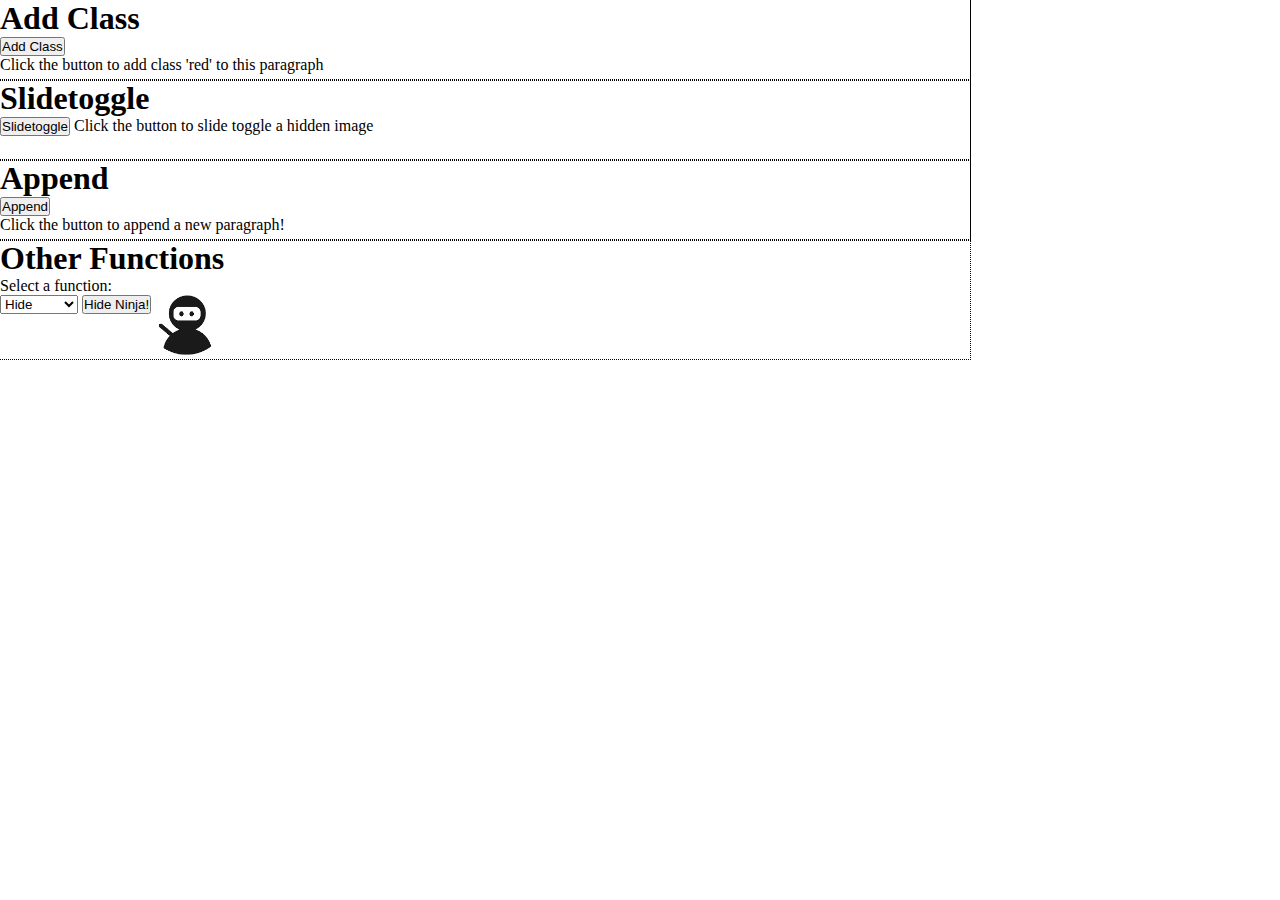
<file: Carlo/jQueryFunctions.html>
<!DOCTYPE html>
<html>
<head>
    <meta charset="utf-8" />
    <meta http-equiv="X-UA-Compatible" content="IE=edge">
    <title>My jQuery basic assignment!</title>
    <meta name="viewport" content="width=device-width, initial-scale=1">
    <link rel="stylesheet" type="text/css" media="screen" href="jQueryFunctions.css" />
    <script type="text/javascript" src= 'http://ajax.googleapis.com/ajax/libs/jquery/1.11.1/jquery.min.js'></script>
    <script type="text/javascript">
        $(document).ready(function(){
            $("#btnAdd").click(function(){
                if($("#btnAdd").text()=="Remove Class"){
                    $("#pAdd").removeClass("adClass");
                    $("#btnAdd").text("Add Class");
                }
                else{                    
                    $("#pAdd").addClass("adClass");
                    $("#btnAdd").text("Remove Class");
                }
            });
            $("#btnSlide").click(function(){
                $("#hSlide").slideToggle();
            });
            $("#btnAppend").click(function(){
                $("#pAppend").append(" <b>a new paragraph!</b>");
            });
            $("#drpBox").change(function(){
                $("#btnOther").text(String($("#drpBox").val()));                    
            });
            $("#btnRemove").click(function(){
                $(".kagebunshin").remove();
                $("#btnRemove").hide();
            })
            $("#btnOther").click(function(){
                if($("#btnOther").text()=="Hide Ninja!"){
                    $("#btnOther").text("Show Ninja!");
                    $("#image").hide();
                }
                else if($("#btnOther").text()=="Show Ninja!"){
                    $("#btnOther").text("Hide Ninja!");
                    $("#image").show();
                }
                else if($("#btnOther").text()=="Toggle Ninja!"){
                    $("#image").toggle();
                }
                else if($("#btnOther").text()=="Slide Up Ninja!"){
                    $("#btnOther").text("Slide Down Ninja!");
                    $("#image").slideUp();
                }
                else if($("#btnOther").text()=="Slide Down Ninja!"){
                    $("#btnOther").text("Slide Up Ninja!");
                    $("#image").slideDown();
                }
                else if($("#btnOther").text()=="Fade Out Ninja!"){
                    $("#btnOther").text("Fade In Ninja!");
                    $("#image").slideUp();
                }
                else if($("#btnOther").text()=="Fade In Ninja!"){
                    $("#btnOther").text("Fade Out Ninja!");
                    $("#image").slideDown();
                }
                else if($("#btnOther").text()=="Kagebunshin to the left!"){
                    $("#btnRemove").show();
                    $("#image").before("<img src='ninja.png' alt='Duplicate Ninja' class='kagebunshin'>");
                }
                else if($("#btnOther").text()=="Kagebunshin to the right!"){
                    $("#btnRemove").show();
                    $("#image").after("<img src='ninja.png' alt='Duplicate Ninja' class='kagebunshin'>");
                }
                else if($("#btnOther").text()=="Ninja Hacks!"){
                    $("h1").html("NINJA CAN HACK!!! lol XD");
                }
                else if($("#btnOther").text()=="Make ninja fly!"){
                    $("#image").attr("src","mario.jpg");
                    console.log(ht);
                }
            })

            $("#btnRemove").hide();
            $("#btnOther").text(String($("#drpBox").val()));
        });
    </script>
</head>
<body>
    <div class="container">
        <div>
            <h1 id="hAdd">Add Class</h1>
            <button id="btnAdd" value="">Add Class</button>
            <p id="pAdd">Click the button to add class 'red' to this paragraph</p>
        </div>
        <div>
            <h1 id="hSlide">Slidetoggle</h1>
            <button id="btnSlide" value="">Slidetoggle</button>
            <label id="lblSlide">Click the button to slide toggle a hidden image</label>
        </div>
        <div>
            <h1 id="hAppend">Append</h1>
            <button id="btnAppend" value="">Append</button>
            <p id="pAppend">Click the button to append a new paragraph!</p>
        </div>
        <div>
            <h1 id="hOther">Other Functions</h1>
            <p id="pOther">Select a function:</p>
            <select id="drpBox" class="Other">
                <option value="Hide Ninja!">Hide</option>
                <option value="Toggle Ninja!">Toggle</option>
                <option value="Slide Up Ninja!">Slide Up</option>
                <option value="Fade Out Ninja!">Fade Out</option>
                <option value="Kagebunshin to the left!">Before</option>
                <option value="Kagebunshin to the right!">After</option>
                <option value="Ninja Hacks!">HTML</option>
                <option value="Make ninja fly!">Attribute</option>
            </select>
            <button id="btnOther" class="Other"></button>
            <button id="btnRemove" class="Other">Remove Duplicates</button>
            <img src="ninja.png" alt="Ninja" id="image">      
        </div>            
    </div>
</body>
</html>
</file>
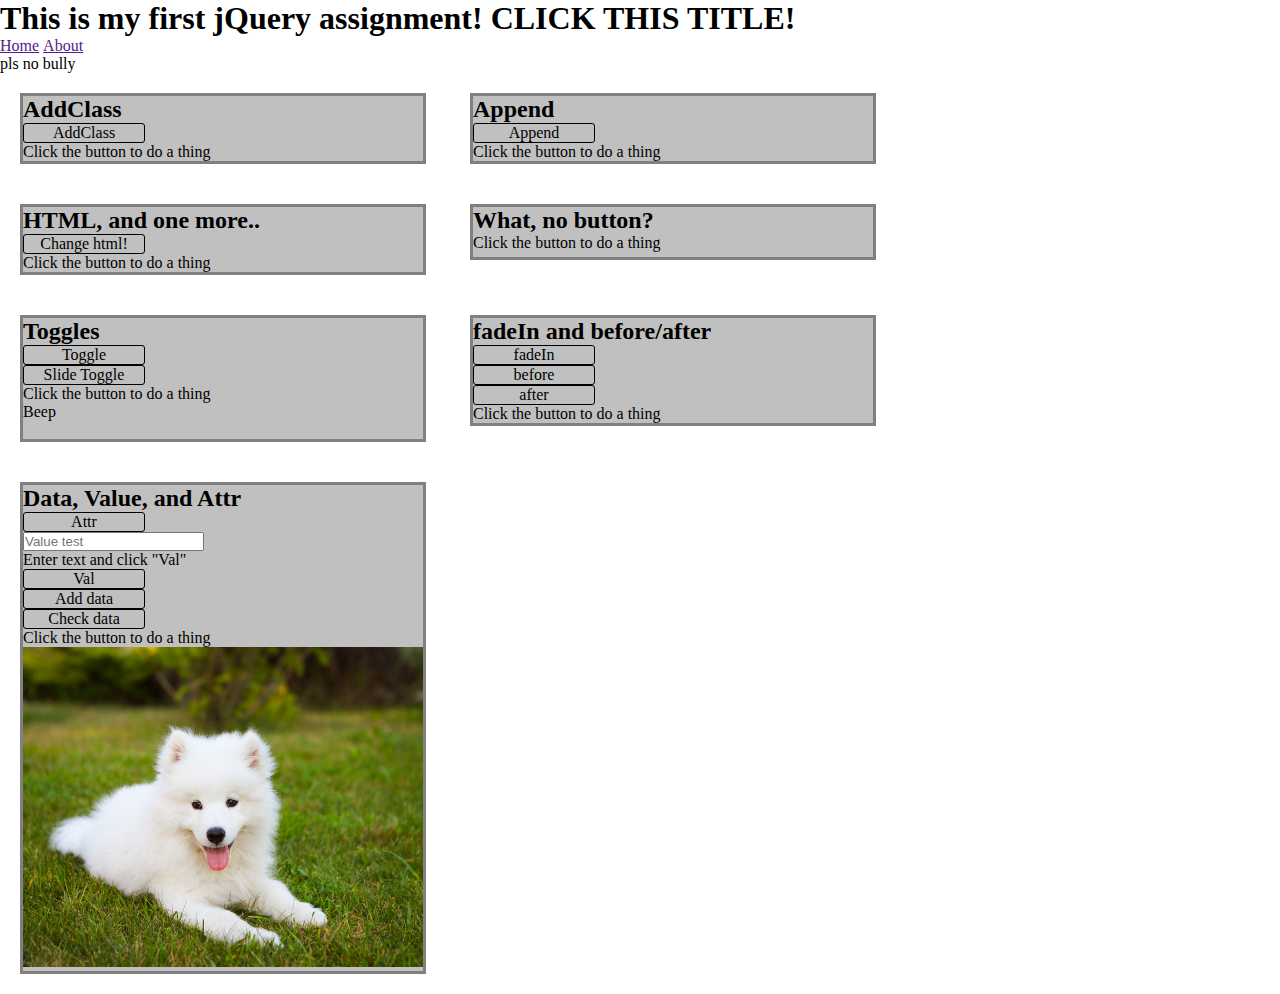
<file: jQueryFunctions-rk/jQueryFunctions.html>
<!DOCTYPE html>
<html>
	<head>
		<title>jQuery Functions Practice Page</title>
		<link rel="stylesheet" type="text/css" href="style.css">
		<script src= 'http://ajax.googleapis.com/ajax/libs/jquery/1.11.1/jquery.min.js'></script>
		<script type="text/javascript">
		$(document).ready(function(){
			$('h1').click(function(){
				alert("ouch!");
				$('h1').text("I can't believe you've done this.");
			});
			$('.navBar p').click(function(){
				alert("You're mean. I'm going away now :(");
				$('.noBully').hide();
			});
			$('.hidden').hide()
			$('.boop').hide()
			$('.secretButton').click(function(){
				alert("You found me!");
				$('.hidden').show();
			});
			$('#firstSection .button').click(function(){
				$('#firstSection').addClass("blueBackground");
				$('#firstSection').html("<h2 class ='functionName'>You added the 'blueBackground' class to this section!</h2>");
			});
			$('#secondSection .button').click(function(){
				$('#secondSection').append("<p>ow<p>");
			});
			$('#thirdSection .button').click(function(){
				$('#thirdSection').html("<h5>Look at me, I'm smaller now!</h5><p class = 'newButton'> no more clicking for you. In this section anwyay...</p>")
				$('#fourthSection .hidden').slideDown("slow", function(){
				});
			});
			$('#fourthSection .button').click(function(){
				$('#fourthSection .functionDescription').fadeOut("slow",function(){});
			});
			$('#fifthSection .toggleButton').click(function(){
				$('.toggle').toggle(1000,function(){});
			});
			$('#fifthSection .slideToggle').click(function(){
				$('.toggle').slideToggle(1000,function(){});
			});
			$('#sixthSection > .button:first').click(function(){
				$('#sixthSection .hidden').fadeIn(1000,function(){});
			});
			$('#sixthSection .before').click(function(){
				$('#sixthSection').before("<p>This text is being added before the button's section</p>");
			});
			$('#sixthSection .after').click(function(){
				$('#sixthSection').after("<p>This text is being added before the button's section</p>");
			});
			$('#seventhSection > .button:first').click(function(){
				$("#doggo").attr("alt","no, really, this is a dog");
			});
			$('#seventhSection > .button:first').click(function(){
				$("#doggo").val("alt","no, really, this is a dog");
			});
			$('#seventhSection > .button:first').click(function(){
				$("#doggo").attr("alt","no, really, this is a dog");
			});
			$('#seventhSection .valButton').click(function(){
				alert($("#valueTest").val())				
			});
			$('#seventhSection .addData').click(function(){
				$("body").data("foo", 32);		
			});
			$('#seventhSection .checkData').click(function(){
				alert($("body").data("foo"));
			});
			$('.button').click(function(){
				$('a').slideUp("slow", function(){});
			});
		
		
		});

		</script>
	</head>
	<body>
		<div class = "wrapper">
			<div class = "header">
				<h1 class = "title">This is my first jQuery assignment! CLICK THIS TITLE!</h1>
				<ul class = "navBar">
					<li><a href="">Home</a></li>
					<li><a href="">About</a></li>
					<li><p class = "noBully">pls no bully<p></li>
					<li><p class = "hidden">shhh, I'm hiding from QA</p></li>
				</ul>
			</div>
			<div class = "content">
				<div class ="section" id = "firstSection">
					<h2 class ="functionName">AddClass</h2>
					<p class = "button">AddClass</p>
					<p class = "functionDescription">Click the button to do a thing</p>
				</div>
				<div class ="section" id = "secondSection">
					<h2 class ="functionName">Append</h2>
					<p class = "button">Append</p>
					<p class = "functionDescription">Click the button to do a thing</p>
				</div>
				<div class ="section" id = "thirdSection">
					<h2 class ="functionName">HTML, and one more..</h2>
					<p class = "button">Change html!</p>
					<p class = "functionDescription">Click the button to do a thing</p>
				</div>
				<div class ="section" id = "fourthSection">
					<h2 class ="functionName">What, no button?</h2>
					<p class = "hidden button">fadeOut</p>
					<p class = "functionDescription">Click the button to do a thing</p>
				</div>
				<div class ="section" id = "fifthSection">
					<h2 class ="functionName">Toggles</h2>
					<p class = "button toggleButton">Toggle</p>
					<p class = "button slideToggle">Slide Toggle</p>
					<p class = "functionDescription">Click the button to do a thing</p>
					<p class = "toggle beep">Beep</p>
					<p>&nbsp;</p>
					<p class = "toggle boop">Boop</p>
				</div>
				<div class ="section" id = "sixthSection">
					<h2 class ="functionName">fadeIn and before/after</h2>
					<p class = "button">fadeIn</p>
					<p class = "before button">before</p>
					<p class = "after button">after</p>
					<p class = "functionDescription">Click the button to do a thing</p>
					<p class = "hidden"> fade in?</p>
				</div>
				<div class ="section" id = "seventhSection">
					<h2 class ="functionName">Data, Value, and Attr</h2>
					<p class = "button">Attr</p>
					<input id="valueTest" placeholder = "Value test" type = "text">
					<p class = "changedText"> Enter text and click "Val"</p>
					<p class = "valButton button">Val</p>
					<p class = "addData button">Add data</p>
					<p class = "checkData button">Check data</p>
					<p class = "functionDescription">Click the button to do a thing</p>
					<img src = "images/doggo.jpg" id = "doggo" alt = "This is a dog">
				</div>
			<div class = "secretButton"></div>
		</div>
	</body>
</html>
</file>
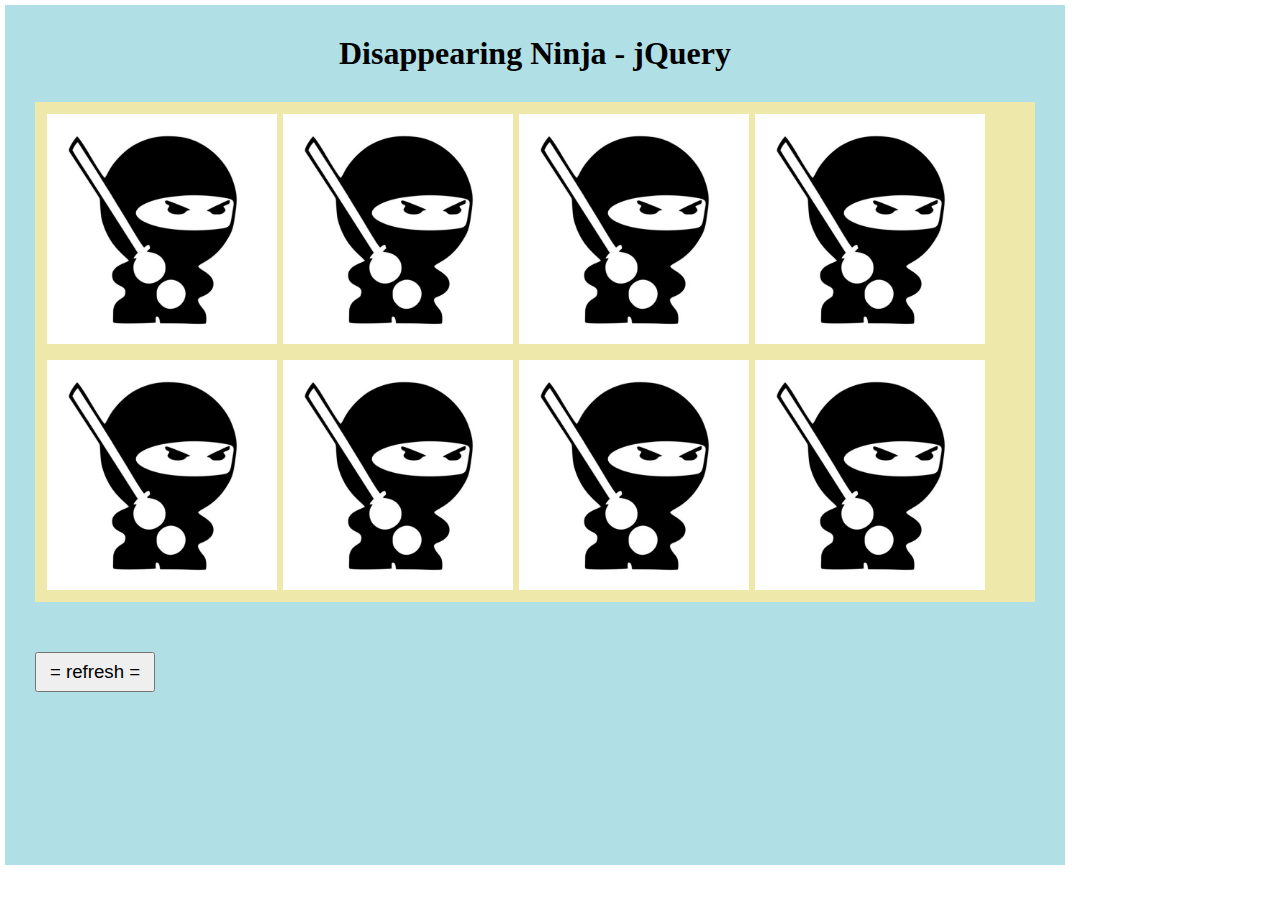
<file: John_M/DisappearingNinja/DisappearingNinja.html>
<!DOCTYPE <!DOCTYPE html>
<html lang="en">
<head>
    <meta charset="utf-8" />
    <title>Disappearing Ninja</title>
    <link rel="stylesheet" type="text/css" media="screen" href="style.css" />
    <script src="https://code.jquery.com/jquery-1.10.2.js"></script>
    <script>
    $(document).ready(function(){

        $('img').click(function(){
            $(this).fadeOut(200);
        })
 
        $('button.reset').click(function() {
        location.reload();
        })
    });
    </script>
    

</head>
<body>
    <div class='wrapper'>
            <h1>Disappearing Ninja - jQuery</h1>

        <div class="main">
            <div class="ninja_div">
            <img src="images/ninjapic.jpg" alt='a ninja1'>
            </div>
            <div class="ninja_div">
            <img src="images/ninjapic.jpg" alt='a ninja2'>
            </div>
            <div class="ninja_div">
            <img src="images/ninjapic.jpg" alt='a ninja3'>
            </div>
            <div class="ninja_div">
            <img src="images/ninjapic.jpg" alt='a ninja4'>
            </div>
            <div class="ninja_div">
            <img src="images/ninjapic.jpg" alt='a ninja5'>
            </div>
            <div class="ninja_div">
            <img src="images/ninjapic.jpg" alt='a ninja6'>
            </div>
            <div class="ninja_div">
            <img src="images/ninjapic.jpg" alt='a ninja7'>
            </div>
            <div class="ninja_div">
            <img src="images/ninjapic.jpg" alt='a ninja8'>
            </div>
        </div>

        <div class="bot">
            <button class='reset'> = refresh = </button>
        </div>



    </div>
</body>
</html>
</file>
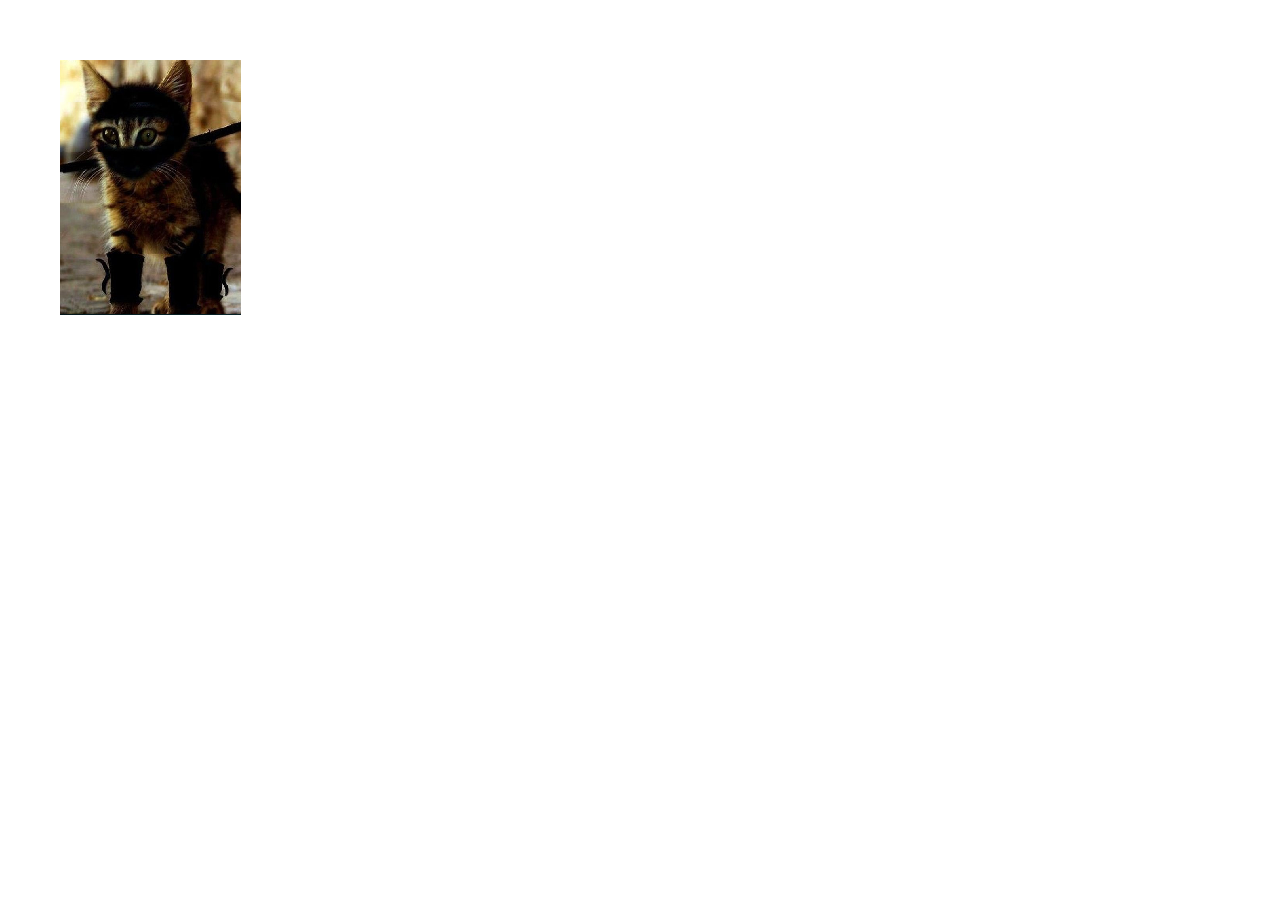
<file: John_M/ninjaToCat/ninjaToCat.html>
<!DOCTYPE <!DOCTYPE html>
<html>
<head>
    <meta charset="utf-8" />
    <title>Ninja to Cat - JQuery</title>
    <link rel="stylesheet" type="text/css" media="screen" href="style.css" />
    <script src="https://ajax.googleapis.com/ajax/libs/jquery/3.3.1/jquery.min.js"></script>
    <script>
    $(document).ready(function(){

        $('img').click(function(){
            var temp = $(this).attr('src')
            $(this).attr('src', $(this).attr('src2'))
            $(this).attr('src2', temp)
            });
    });
    
    </script>    
</head>
<body>
    <div class="wrapper">
        <img id='cat0' src="images/cat0.png" src2='images/ninja0.png' alt=''>
        <img id='cat' src="images/cat1.png" src2='images/ninja1.png' alt=''>
        <img id='cat' src="images/cat2.png" src2='images/ninja2.png' alt=''>
        <img id='cat' src="images/cat3.png" src2='images/ninja3.png' alt=''>
        <img id='cat' src="images/cat4.png" src2='images/ninja4.png' alt=''>

    </div>
</body>
</html>
</file>
<file: Arash_jQueryFunctions/styles.css>
.red {
    background-color: red;
}

.bisque {
    background-color: bisque;
}

.inline {
    display: inline-block;
    vertical-align: top;
    margin-left: 40px;
}

div.inline {
    margin-left: 50px;
}

div input {
    margin-top: 30px;
}

#slideToggle img {
    height: 80px;
    display: none;
}

#hideShow img {
    height: 150px;
}

#slideUpDown img {
    width: 100%;
}

#txtFade {
    color: blue;
}

.contentBox {
    margin-left: 50px;
}
</file>
<file: jQuery_Functions/styles.css>
body {
  outline: 2px solid grey;
  width: 1150px;
  height: 2000px;
}

h1 {
  color: #0c455e;
  text-shadow: 2px 2px 4px #000000;

  text-align: center;
  font-size: 60px;
}
.header {
  background: rgb(2,0,36);
  background: linear-gradient(90deg, rgba(2,0,36,1) 0%, rgba(12,69,94,1) 46%, rgba(2,0,36,1) 100%);
}
.main {
  background-color: #85848a;
}
button {
  width: 100px;
  height: 35px;
  border-radius: 12px;
  box-shadow: 3px 3px 5px #1e1a25;
  color: #0c1c3c;
  color: silver;
  font-size: 16px;
  margin-right: 40px;
  background: rgb(2,0,36);
  background: linear-gradient(90deg, rgba(2,0,36,1) 0%, rgba(12,69,94,1) 46%, rgba(2,0,36,1) 100%);

}
.cell {
  border-bottom: 2px solid #1e1a25;
  padding: 20px;
  font-size: 20px;
}
h2 {
  text-align: center;
  font-size: 43px;
  border:
}
</file>
<file: jQueryFunctionsProject-SidA/style.css>
*{
	margin 0px;
	padding 0px;
}

#wrapper{
	width: 1000px;
	height: 1000px;
	background-color: white;

}
.addClass{
	width: 1000px;
}

.addClass h1{
	width: 500px;
display: inline-block;
vertical-align: top;

}
.addClass button{
	display: inline-block;
	margin-top: 65px;
}
.addClass p{
	width: 500px;
	display: inline-block;
	vertical-align: top;
}
.red{
	color: red;
}
</file>
<file: theresaEliger_jqueryFuncs/styles.css>
* {
    margin: auto;
    padding: 0;
}

h1 {
    font-size: 40px;
}

#showBox {
    display: none;
}

#fadeInBox {
    display:none;
}

#testdiv {
    background: black;
    width: 100px;
    height: 100px;
}

#addClassTest {
    outline: 1px dotted white;
    width: 150px;
    height: 150px;
    border: 1px solid white;
}

.container {
    width: 970px;
    min-height: 800px;
    background: #72875E;
    font-family: Arial, Helvetica, sans-serif;
    padding: 10px;
}

.functionMain {
    width: 900px;
    background: #A6C48A; 
    text-align: center; 
}


.functionSub {
    width: 700px;
    min-height: 150px;
    background: #A1BF85;
    margin-top: 5px;
    margin-left: 100px;
    padding: 10px;
}

.buttons {
    background-color: #CCA543;
    border: none;
    color: white;
    padding: 10px;
    margin-top: 10px;
    margin-bottom: 20px;
    font-size: 15px;
    display: inline-block;
    border-radius: 10px;
}

.demoBox {
    width: 150px;
    height: 150px;
    border-radius: 50%;
    background: #EDC04E;
}

.pinkBox {
    width: 150px;
    height: 150px;
    border-radius: 50%;
    background:#93A3B1;
}



.beforeAfterBox {
    width: 100px;
    height: 100px;
    border-radius: 50%;
    background: azure;
}

.demoBorder {
    width: 600px;
    height: 10px;
    border-top: 5px solid #214D54;
}
</file>
<file: Alexandra/style2.css>
*{
    margin: 10px;
}
.container{
    width: 1000px;
    margin: auto;
    background-color: pink;
}
#header{
    width: 1000px;
    height: 100px;
    background-color: black;
    color: white;
    font-size: 35px;
    text-align: center;

}
.jquery {
    width: 1000px;
    height: 100px;
    background-color:lightcoral;
}
    .jquery button{
        width: 200px;
        height: 30px;
}

    .jquery p{
        display:inline-block;
}
.paragraph{
    color: green;
}
</file>
<file: jQueryFunctions-rk/style.css>
*{
	margin: 0;
	padding: 0;
}

p{
	width:300px;
	background-color: white;
}
img{
	width:400px;
	height:320px;
	margin-bottom:0px;
}
.section p{
	background-color:silver;
}
.button{
	background-color: silver !important;
	width:120px;
	border-radius:3px;
	text-align:center;
	border:1px solid black;
}
.navBar{
	list-style-type: none;
	margin: 0;
	padding:0;
}
.navBar li{
	display:inline;
}
.navbar p{
	background-color:white;
}

.section{
	margin:20px;
	background-color: silver;
	min-height:50px;
	width:400px;
	display: inline-block;
	vertical-align:top;
	border:3px solid gray;
}
.secretButton{
	width:30px;
	height:30px;
	margin-left:387px;
	display:inline-block;
}

.blueBackground{
	background-color:blue;
}
</file>
<file: John_M/DisappearingNinja/style.css>
/* disappearing ninja css */
*{
    padding: 0;
    margin: 0;
    /* outline: 1px dotted red; */
}

div.wrapper{
    width: 1000px;
    min-height:800px;
    background-color: powderblue;
    padding: 30px;
    margin: 5px;
}

h1{
    text-align: center;
    margin-bottom: 30px;
}

div.main{
    /* padding-top: 10px; */
    height: 500px;
    width: 100%;
    background-color: palegoldenrod;
    /* display: inline-block; */
}

div.ninja_div{
    width: 232px;
    height:200px;
    /* padding: 6px; */
    display: inline-block;
}

img{
    width: 230px;
    margin-left: 12px;
    margin-top: 12px;
    display: inline-block;
}

button{
    height: 40px;
    width: 120px;
    font-size: 14pt;
    margin-top: 50px;
}
</file>
<file: John_M/ninjaToCat/style.css>
/* Style for ninjaToCat */

*{
    margin: 0px;
    padding: 0px;
    /* outline: 2px dotted red; */

}

.wrapper{
    width: 150px;
    margin-top:60px;
    margin-left:60px;
}
img{
    display: inline-block;
}



img#ninja0, #ninja1, #ninja2, #ninja3, #ninja4{
    display: none;
}
</file>
<file: Carlo/jQueryFunctions.css>
*{
    margin: 0;
    padding: 0;
}
div {
    outline: 1px dotted black;
}
.container{
    width: 970px;
    min-height: 300px;
}
.container div{
    width: 970px;
    min-height: 80px;
    display: block;
}
.adClass{
    color: red;
}
#image{
    height: 60px;
    width: 60px;
}
.kagebunshin{
    height: 50px;
    width: 50px;
}
.Other{
    vertical-align: top;
}
</file>
